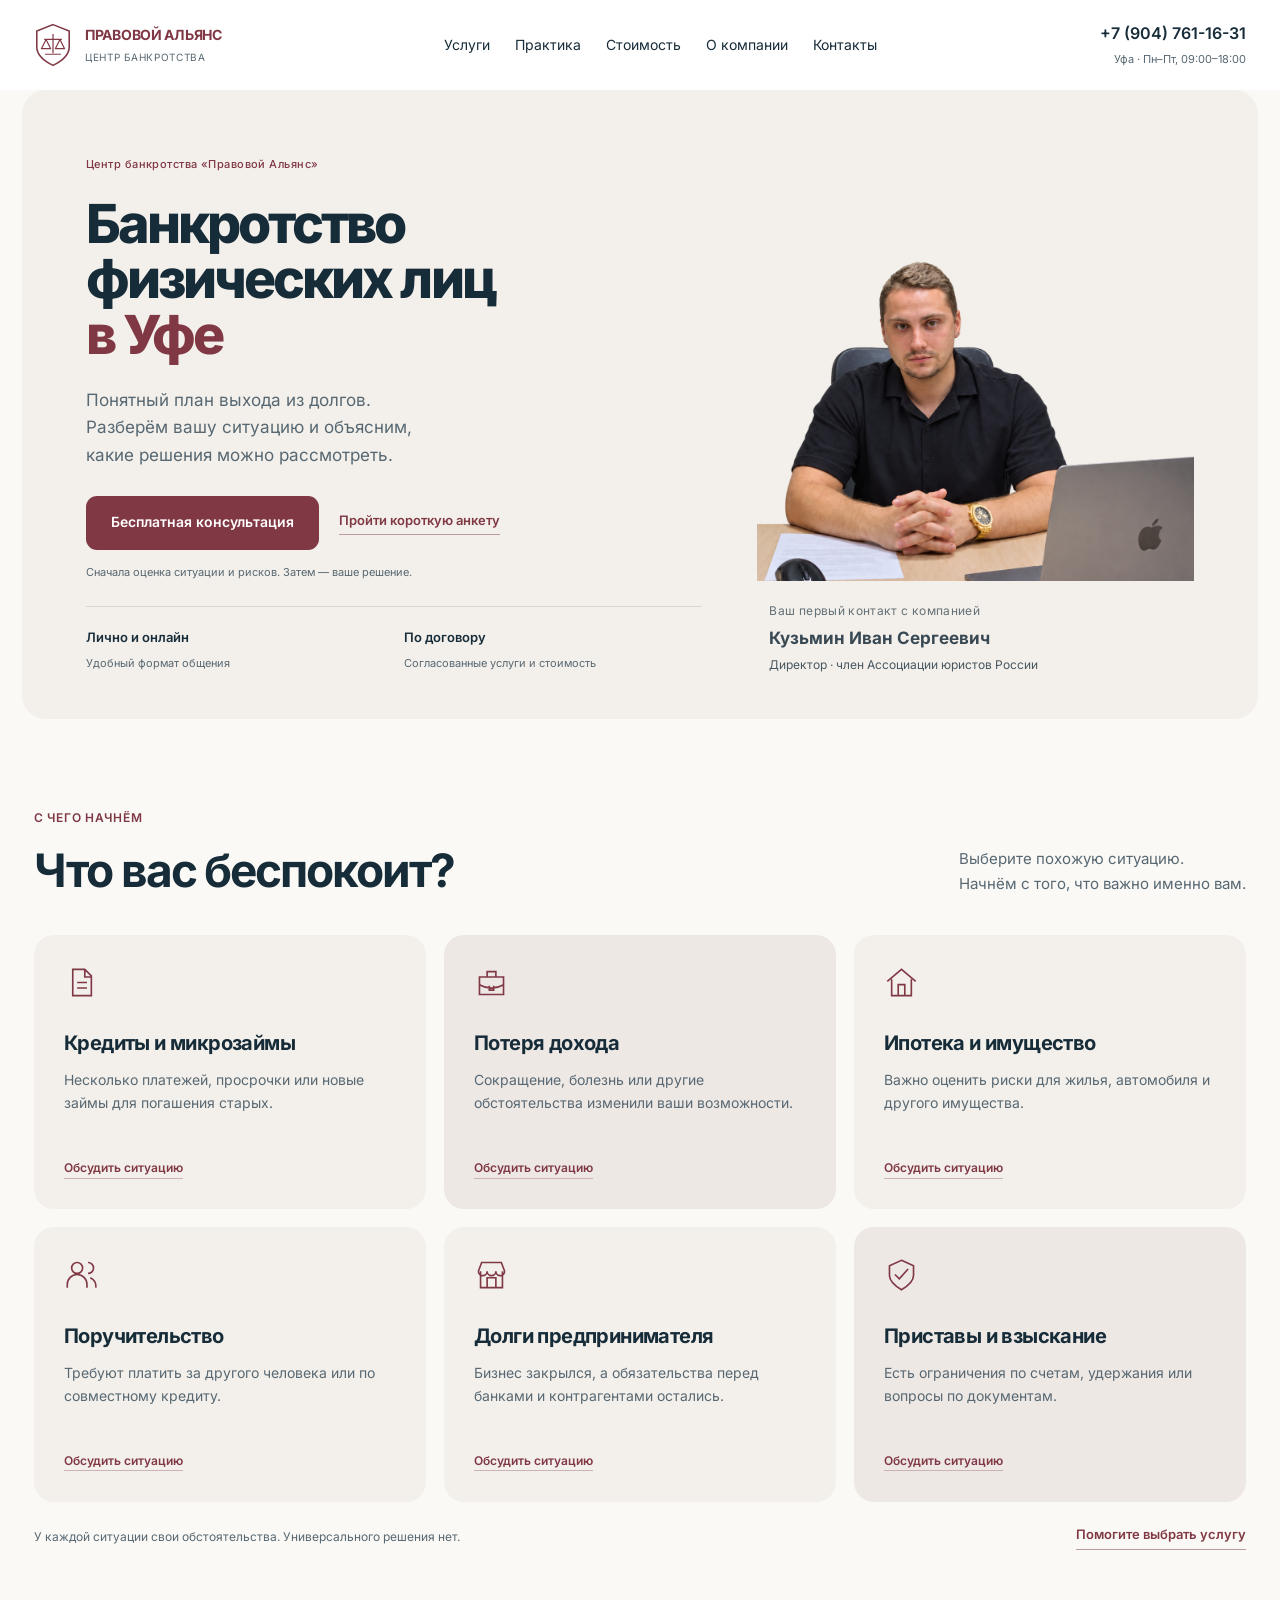
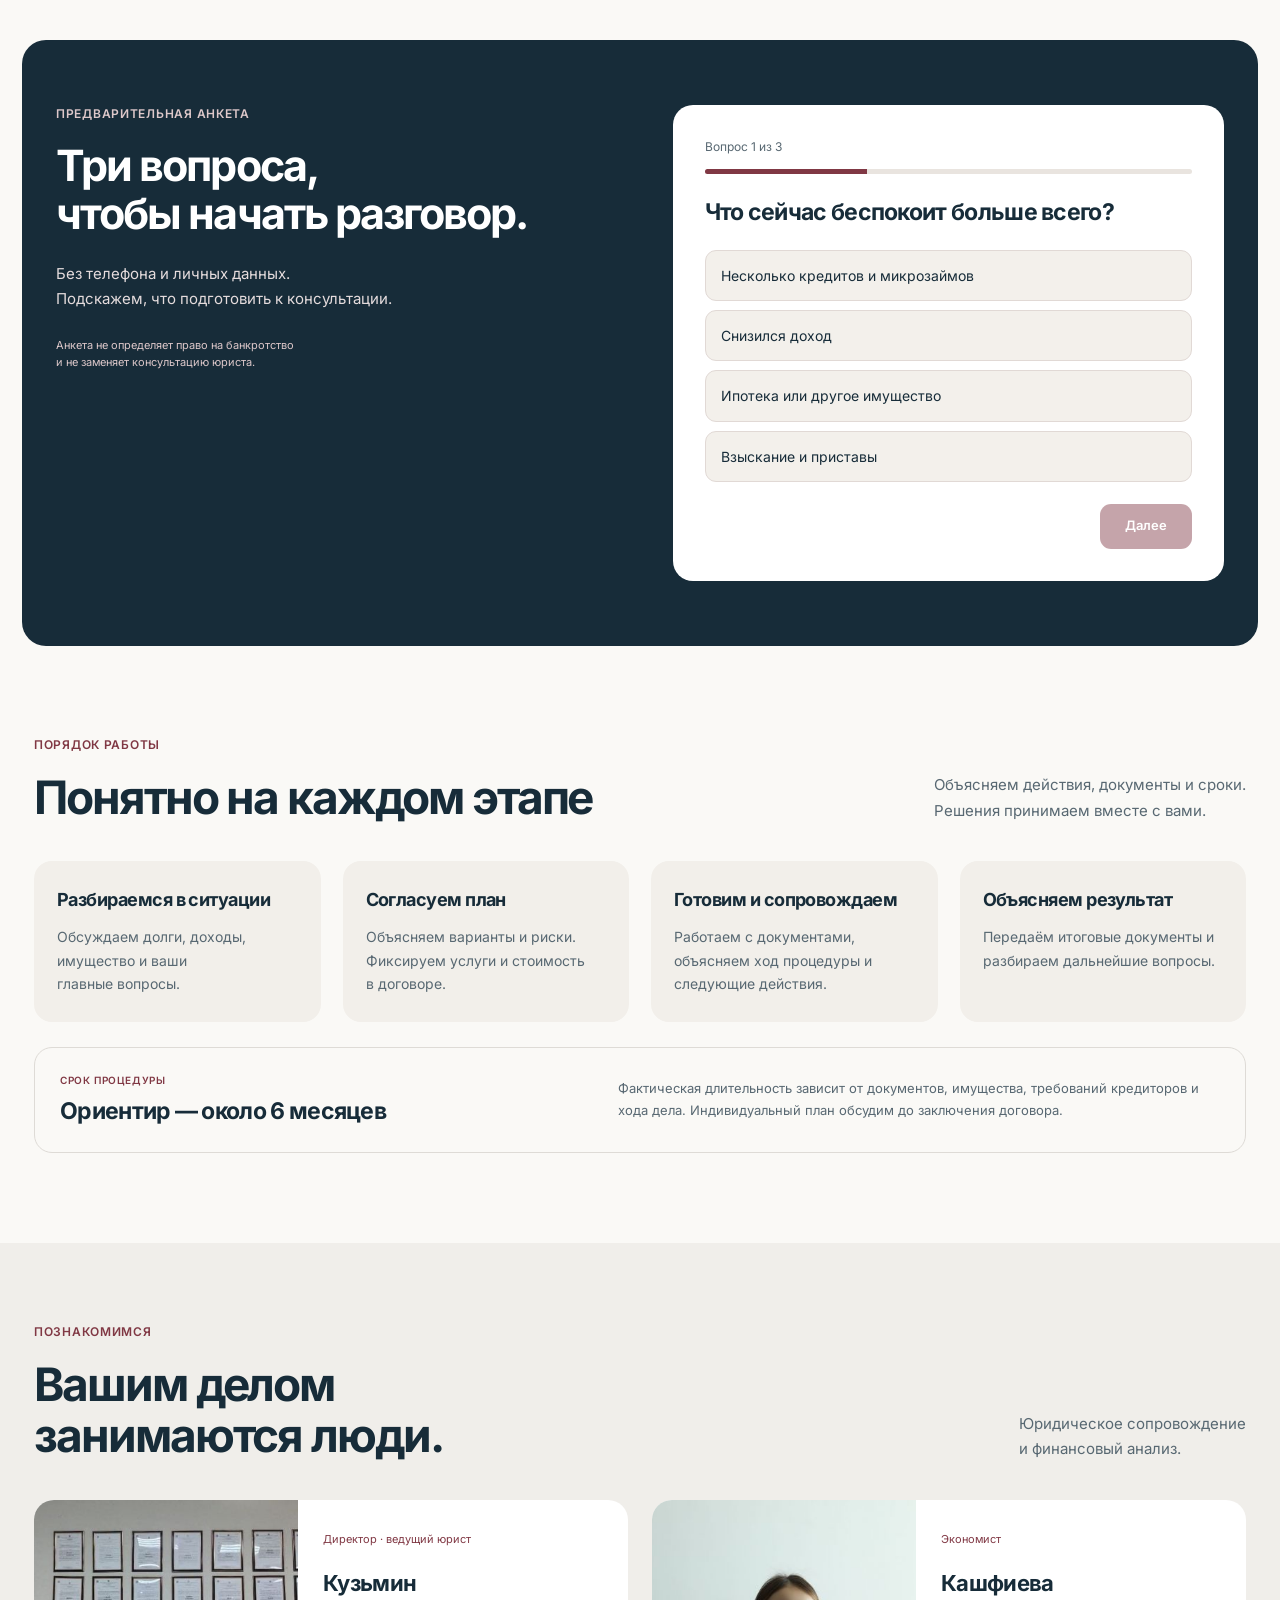
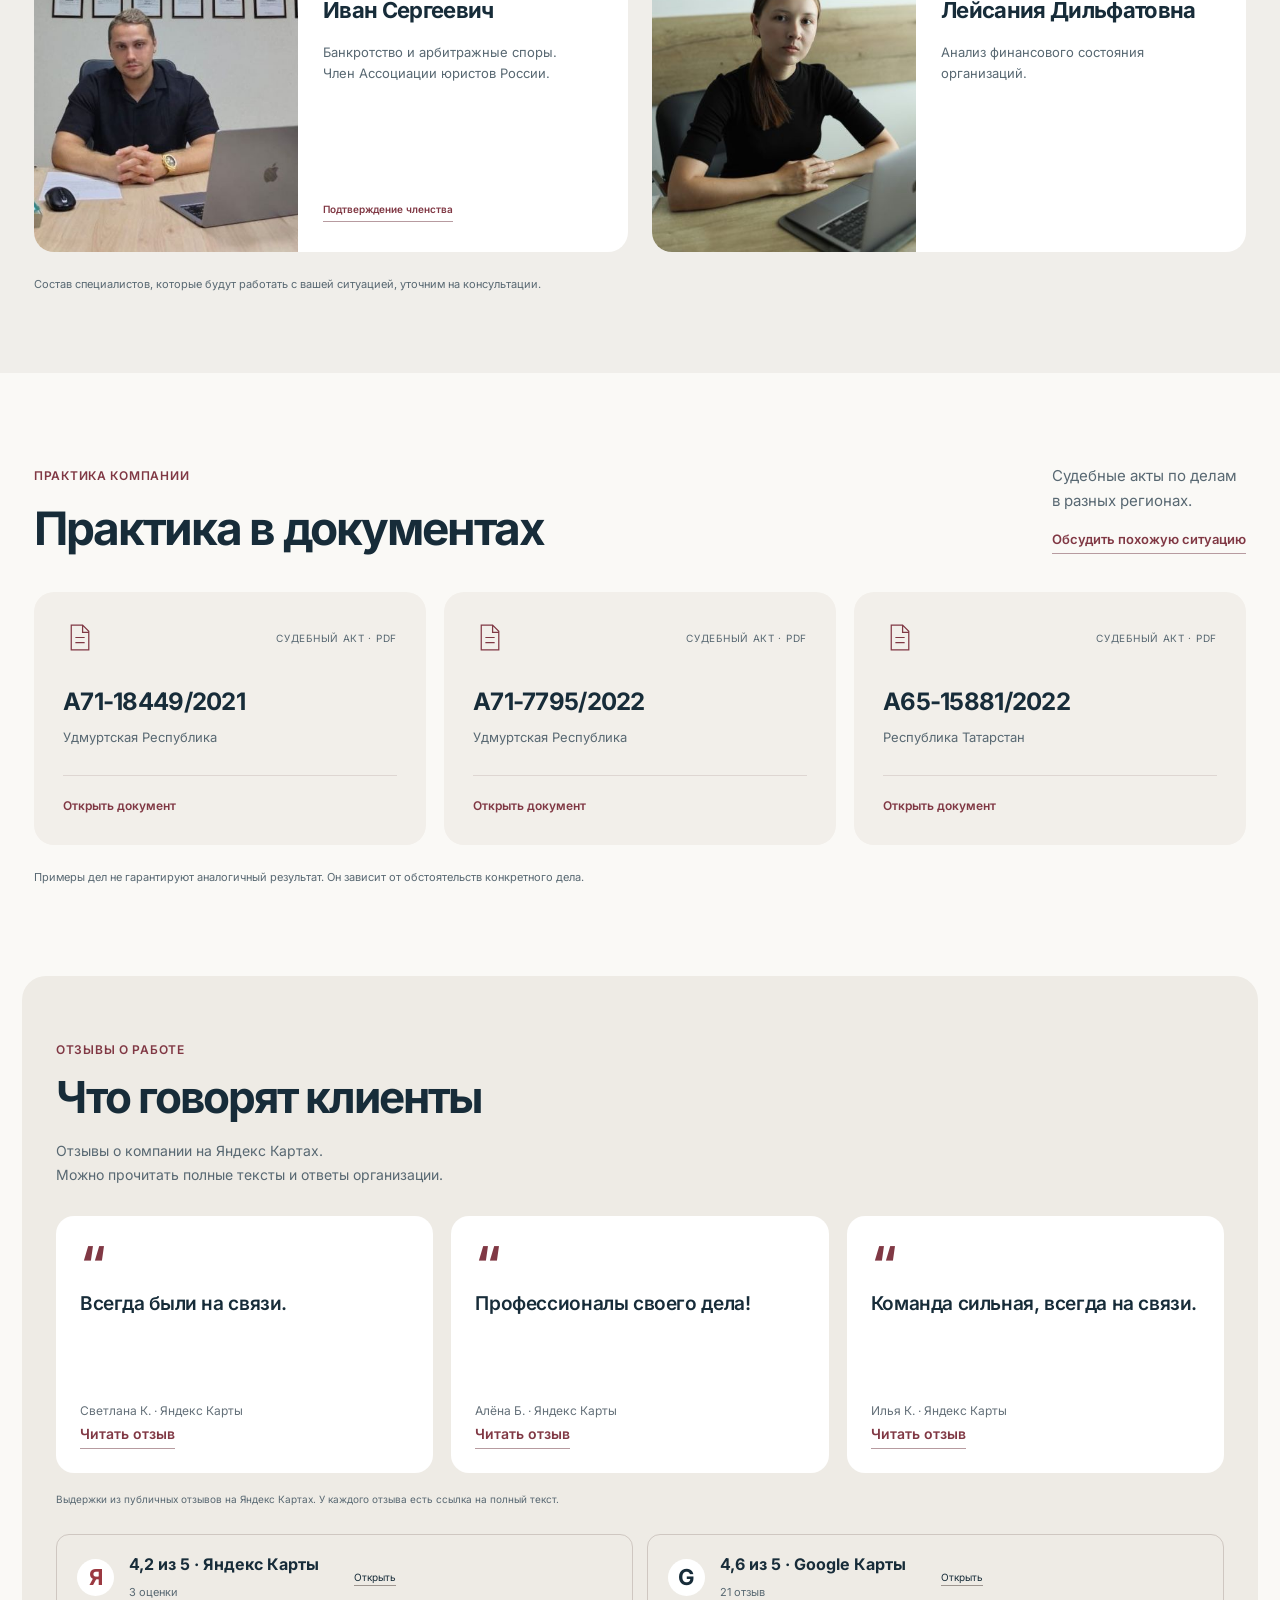
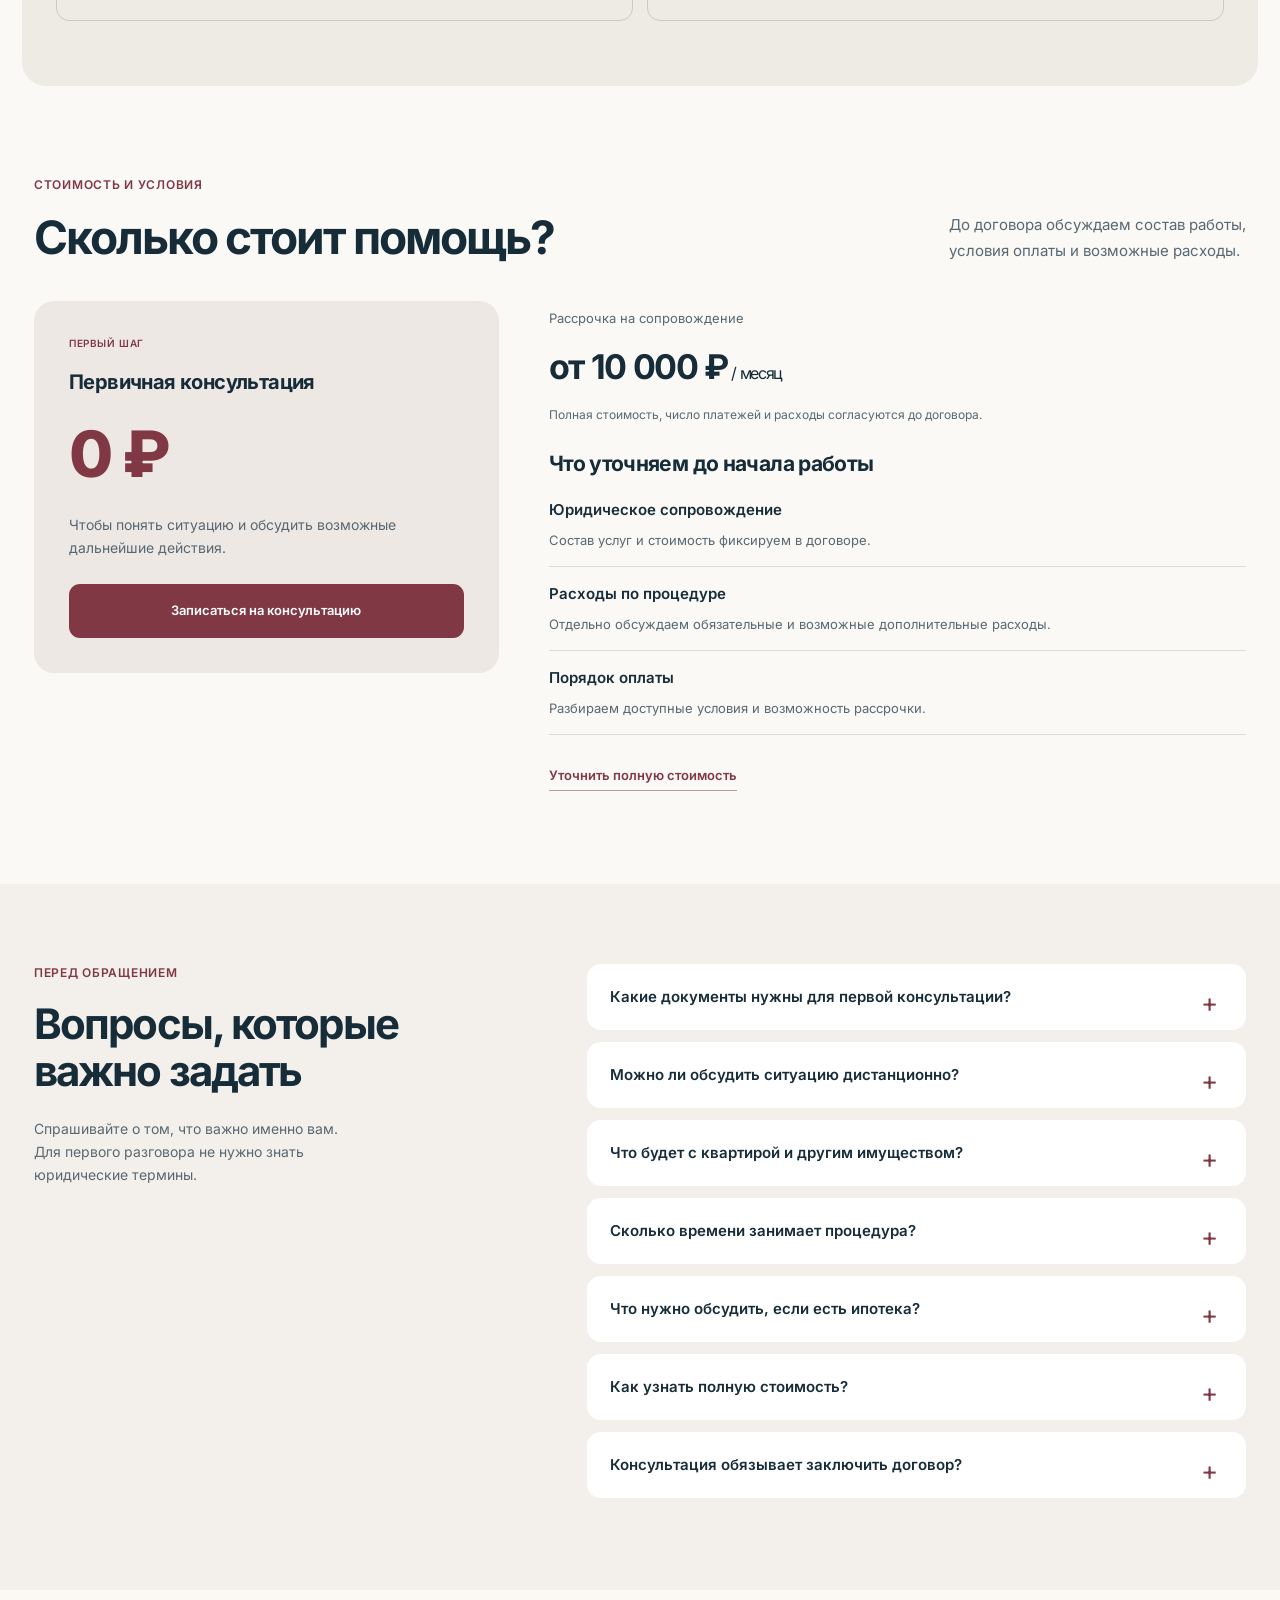
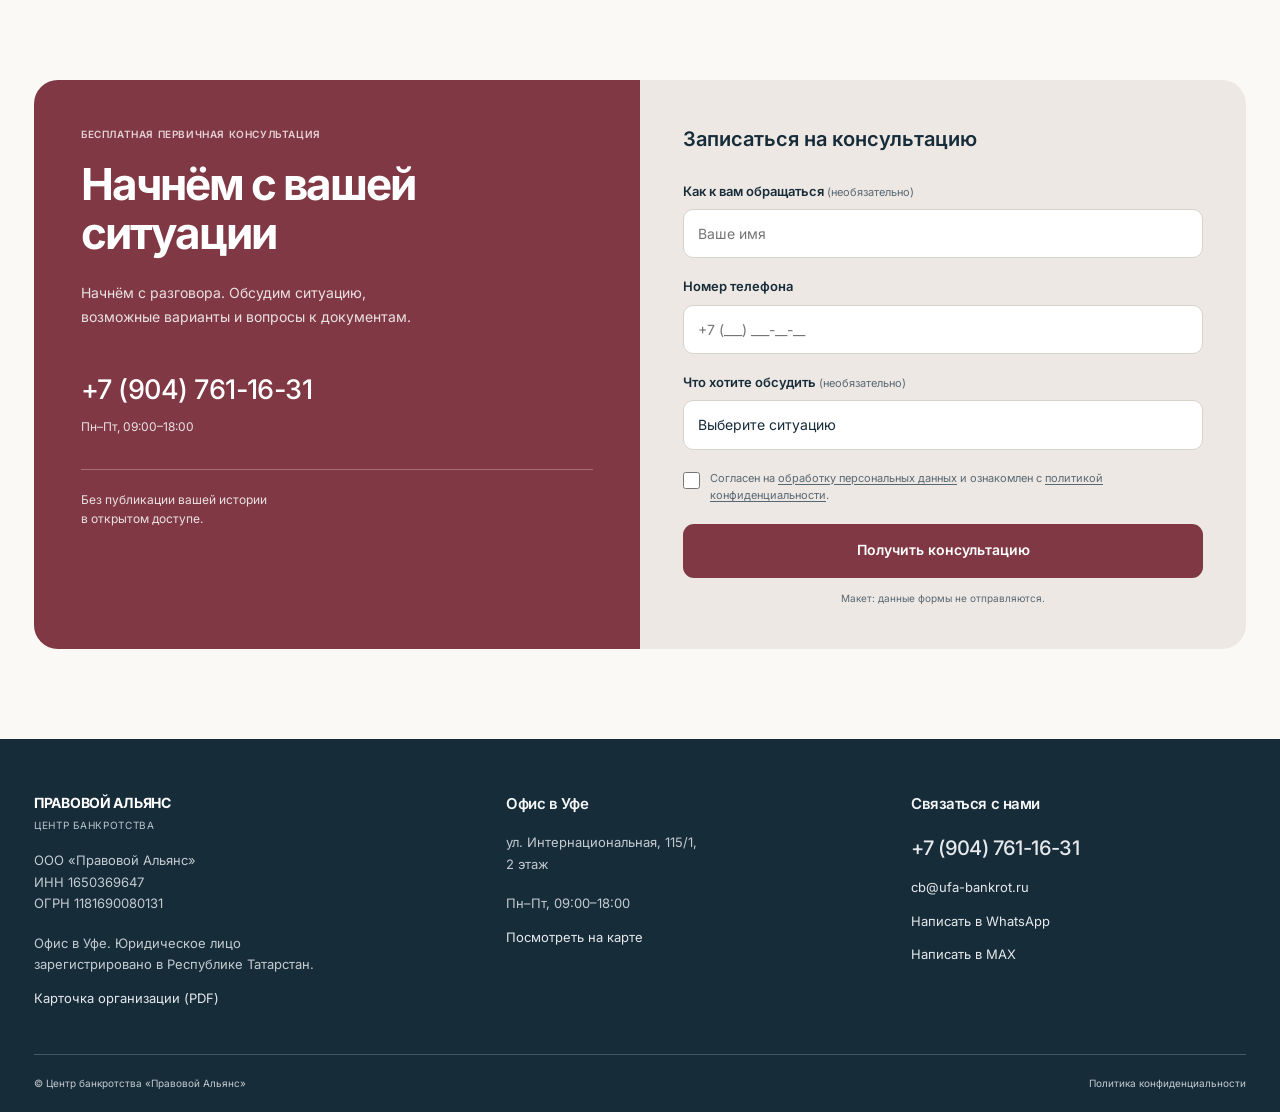
<file: index.html>
<!doctype html>
<html lang="ru">
<head>
<meta charset="utf-8"><meta name="viewport" content="width=device-width,initial-scale=1">
<meta name="robots" content="noindex,nofollow"><meta name="theme-color" content="#172c39">
<title>Правовой Альянс — банкротство физических лиц в Уфе</title>
<meta name="description" content="Концепция главной страницы Центра банкротства «Правовой Альянс». Бесплатная первичная консультация в Уфе и дистанционно.">
<link rel="stylesheet" href="fonts.css"><link rel="stylesheet" href="styles.css?v=6">
</head>
<body>

<header class="header"><div class="wrap header-inner">
<a class="brand" href="#top" aria-label="Правовой Альянс — на главную"><svg width="41" height="48" viewBox="0 0 41 48" fill="none" aria-hidden="true"><path d="M20.5 2 38 9v17c0 9-9 16-17.5 20C12 42 3 35 3 26V9L20.5 2Z" stroke="currentColor" stroke-width="1.7"/><path d="M12 34h17M20.5 12v21M11 18h19M13 18 8 28h10l-5-10Zm15 0-5 10h10l-5-10Z" stroke="currentColor" stroke-width="1.3" stroke-linejoin="round"/></svg><span>ПРАВОВОЙ АЛЬЯНС<small>Центр банкротства</small></span></a>
<nav class="desktop-nav" aria-label="Основная навигация"><a href="#situations">Услуги</a><a href="#practice">Практика</a><a href="#price">Стоимость</a><a href="#team">О компании</a><a href="#contact">Контакты</a></nav>
<div class="header-contact"><a class="phone" href="tel:+79047611631">+7 (904) 761-16-31</a><span>Уфа · Пн–Пт, 09:00–18:00</span></div>
<button class="menu-toggle" id="menu-toggle" aria-label="Открыть меню" aria-expanded="false" aria-controls="mobile-nav"><span></span><span></span></button>
</div><nav id="mobile-nav" hidden aria-label="Мобильная навигация"><a href="#situations">Услуги</a><a href="#practice">Практика</a><a href="#price">Стоимость</a><a href="#team">О компании</a><a href="#contact">Контакты</a></nav></header>
<main id="top">
<section class="hero wrap">
<div class="hero-content"><p class="eyebrow"><span class="line"></span>Центр банкротства «Правовой Альянс»</p><h1>Банкротство<br> физических лиц<br> <span>в Уфе</span></h1><p class="hero-sub">Понятный план выхода из долгов.<br> Разберём вашу ситуацию и объясним,<br class="desktop-only"> какие решения можно рассмотреть.</p>
<div class="hero-actions"><a class="button primary" href="#consultation">Бесплатная консультация</a><a class="text-link" href="#quiz">Пройти короткую анкету</a></div><p class="microcopy">Сначала оценка ситуации и рисков. Затем — ваше решение.</p>
<div class="hero-facts"><div><strong>Лично и онлайн</strong><span>Удобный формат общения</span></div><div><strong>По договору</strong><span>Согласованные услуги и стоимость</span></div></div></div>
<div class="hero-visual"><div class="hero-wordmark" aria-hidden="true">ПРАВОВОЙ<br> АЛЬЯНС</div><img src="ivan-hero-cutout.png" alt="Иван Сергеевич Кузьмин, директор Правового Альянса" fetchpriority="high"><div class="visual-caption"><span>Ваш первый контакт с компанией</span><p><strong>Кузьмин Иван Сергеевич</strong><br> Директор · член Ассоциации юристов России</p></div></div></section>
<section class="situations section wrap" id="situations"><div class="section-top"><div><p class="eyebrow">С чего начнём</p><h2>Что вас беспокоит?</h2></div><p class="section-lead">Выберите похожую ситуацию.<br> Начнём с того, что важно именно вам.</p></div>
<div class="situation-grid">
<button class="situation" data-situation="Кредиты и микрозаймы"><svg><use href="#i-doc"/></svg><h3>Кредиты и микрозаймы</h3><p>Несколько платежей, просрочки или новые займы для погашения старых.</p><span>Обсудить ситуацию</span></button>
<button class="situation" data-situation="Потеря дохода"><svg><use href="#i-case"/></svg><h3>Потеря дохода</h3><p>Сокращение, болезнь или другие обстоятельства изменили ваши возможности.</p><span>Обсудить ситуацию</span></button>
<button class="situation" data-situation="Ипотека и имущество"><svg><use href="#i-home"/></svg><h3>Ипотека и имущество</h3><p>Важно оценить риски для жилья, автомобиля и другого имущества.</p><span>Обсудить ситуацию</span></button>
<button class="situation" data-situation="Поручительство"><svg><use href="#i-people"/></svg><h3>Поручительство</h3><p>Требуют платить за другого человека или по совместному кредиту.</p><span>Обсудить ситуацию</span></button>
<button class="situation" data-situation="Долги предпринимателя"><svg><use href="#i-shop"/></svg><h3>Долги предпринимателя</h3><p>Бизнес закрылся, а обязательства перед банками и контрагентами остались.</p><span>Обсудить ситуацию</span></button>
<button class="situation" data-situation="Приставы и взыскание"><svg><use href="#i-shield"/></svg><h3>Приставы и взыскание</h3><p>Есть ограничения по счетам, удержания или вопросы по документам.</p><span>Обсудить ситуацию</span></button>
</div><div class="section-bottom"><p>У каждой ситуации свои обстоятельства. Универсального решения нет.</p><a href="#quiz" class="text-link">Помогите выбрать услугу</a></div></section>
<section class="quiz-section section" id="quiz"><div class="wrap quiz-grid"><div><p class="eyebrow">Предварительная анкета</p><h2>Три вопроса,<br> чтобы начать разговор.</h2><p>Без телефона и личных данных.<br> Подскажем, что подготовить к консультации.</p><span class="quiz-disclaimer">Анкета не определяет право на банкротство<br> и не заменяет консультацию юриста.</span></div><div class="quiz-card"><div class="quiz-progress" aria-label="Ход анкеты"><span class="quiz-step-text">Вопрос 1 из 3</span><div><i></i></div></div><h3 id="quiz-question" aria-live="polite"></h3><div id="quiz-options"></div><div class="quiz-controls"><button id="quiz-back" type="button" class="button secondary" hidden>Назад</button><button id="quiz-next" type="button" class="button primary">Далее</button></div><div id="quiz-result" hidden><h3>Вот с чего можно начать</h3><p id="quiz-summary"></p><ul id="quiz-checklist"></ul><a class="button primary" href="#consultation">Обсудить с юристом</a><button class="quiz-restart" type="button">Пройти заново</button></div></div></div></section><section class="consult-strip"><div class="wrap strip-inner"><div><p class="eyebrow">Первая консультация — бесплатно</p><h2>Разберём вашу ситуацию.<br> Обсудим возможные решения.</h2></div><div class="strip-details"><ul class="check-list"><li>Какие варианты стоит рассмотреть</li><li>Какие обстоятельства влияют на риски</li><li>Какие документы подготовить</li><li>Как складывается стоимость работы</li></ul><a href="#consultation" class="button light">Обсудить мою ситуацию</a></div></div></section>
<section class="section wrap process" id="process"><div class="section-top"><div><p class="eyebrow">Порядок работы</p><h2>Понятно на каждом этапе</h2></div><p class="section-lead">Объясняем действия, документы и сроки.<br> Решения принимаем вместе с вами.</p></div><div class="steps"><article><span class="step-dot"></span><h3>Разбираемся в ситуации</h3><p>Обсуждаем долги, доходы, имущество и ваши главные вопросы.</p></article><article><span class="step-dot"></span><h3>Согласуем план</h3><p>Объясняем варианты и риски. Фиксируем услуги и стоимость в договоре.</p></article><article><span class="step-dot"></span><h3>Готовим и сопровождаем</h3><p>Работаем с документами, объясняем ход процедуры и следующие действия.</p></article><article><span class="step-dot"></span><h3>Объясняем результат</h3><p>Передаём итоговые документы и разбираем дальнейшие вопросы.</p></article></div><div class="time-card"><div><span class="eyebrow">Срок процедуры</span><h3>Ориентир — около 6 месяцев</h3></div><p>Фактическая длительность зависит от документов, имущества, требований кредиторов и хода дела. Индивидуальный план обсудим до заключения договора.</p></div></section>
<section class="team-section" id="team"><div class="wrap"><div class="section-top"><div><p class="eyebrow">Познакомимся</p><h2>Вашим делом<br> занимаются люди.</h2></div><p class="section-lead">Юридическое сопровождение<br> и финансовый анализ.</p></div><div class="people-grid"><article class="person-card"><img src="ivan.jpeg" alt="Кузьмин Иван Сергеевич" loading="lazy"><div><span>Директор · ведущий юрист</span><h3>Кузьмин<br> Иван Сергеевич</h3><p>Банкротство и арбитражные споры.<br> Член Ассоциации юристов России.</p><a class="text-link" href="https://alrf16.ru/vruchenie-udostovereniya-chlena-ayur-5/" target="_blank" rel="noopener">Подтверждение членства</a></div></article><article class="person-card"><img src="leysania.jpg" alt="Кашфиева Лейсания Дильфатовна" loading="lazy"><div><span>Экономист</span><h3>Кашфиева<br> Лейсания Дильфатовна</h3><p>Анализ финансового состояния<br> организаций.</p></div></article></div><p class="section-footnote">Состав специалистов, которые будут работать с вашей ситуацией, уточним на консультации.</p></div></section>
<section class="section wrap practice" id="practice"><div class="section-top"><div><p class="eyebrow">Практика компании</p><h2>Практика в документах</h2></div><div><p class="section-lead">Судебные акты по делам<br> в разных регионах.</p><a class="text-link" href="#consultation">Обсудить похожую ситуацию</a></div></div><div class="case-grid">
<a class="case" href="A71-18449-2021.pdf" target="_blank" rel="noopener"><div class="doc-head"><svg><use href="#i-doc"/></svg><span>Судебный акт · PDF</span></div><h3>А71-18449/2021</h3><p>Удмуртская Республика</p><span class="case-link">Открыть документ</span></a>
<a class="case" href="A71-7795-2022.pdf" target="_blank" rel="noopener"><div class="doc-head"><svg><use href="#i-doc"/></svg><span>Судебный акт · PDF</span></div><h3>А71-7795/2022</h3><p>Удмуртская Республика</p><span class="case-link">Открыть документ</span></a>
<a class="case" href="A65-15881-2022.pdf" target="_blank" rel="noopener"><div class="doc-head"><svg><use href="#i-doc"/></svg><span>Судебный акт · PDF</span></div><h3>А65-15881/2022</h3><p>Республика Татарстан</p><span class="case-link">Открыть документ</span></a></div><p class="section-footnote">Примеры дел не гарантируют аналогичный результат. Он зависит от обстоятельств конкретного дела.</p></section>
<section class="reviews-section" id="reviews"><div class="wrap review-grid"><div><p class="eyebrow">Отзывы о работе</p><h2>Что говорят клиенты</h2><p>Отзывы о компании на Яндекс Картах.<br> Можно прочитать полные тексты и ответы организации.</p></div><div class="review-excerpts"><article><span class="quote-mark">“</span><blockquote>Всегда были на связи.</blockquote><p>Светлана К. · Яндекс Карты</p><a class="text-link review-source" href="https://yandex.com.ge/maps/org/243749210265/reviews?reviews%5BpublicId%5D=xudrmp04kevemx0e9jx2cjfwvg&amp;utm_source=review" target="_blank" rel="noopener" aria-label="Читать полный отзыв: Светлана К.">Читать отзыв</a></article><article><span class="quote-mark">“</span><blockquote>Профессионалы своего дела!</blockquote><p>Алёна Б. · Яндекс Карты</p><a class="text-link review-source" href="https://yandex.com.ge/maps/org/243749210265/reviews?reviews%5BpublicId%5D=649eyd5jb0n09py1egmyrx7hmc&amp;utm_source=review" target="_blank" rel="noopener" aria-label="Читать полный отзыв: Алёна Б.">Читать отзыв</a></article><article><span class="quote-mark">“</span><blockquote>Команда сильная, всегда на связи.</blockquote><p>Илья К. · Яндекс Карты</p><a class="text-link review-source" href="https://yandex.com.ge/maps/org/243749210265/reviews?reviews%5BpublicId%5D=hng1hm1mugz5e9rcgwqc24f4zw&amp;utm_source=review" target="_blank" rel="noopener" aria-label="Читать полный отзыв: Илья К.">Читать отзыв</a></article><small>Выдержки из публичных отзывов на Яндекс Картах. У каждого отзыва есть ссылка на полный текст.</small></div><div class="review-links"><a href="https://yandex.ru/maps/org/tsentr_bankrotstva/243749210265/reviews/" target="_blank" rel="noopener"><span class="review-icon ya">Я</span><div><strong>4,2 из 5 · Яндекс Карты</strong><small>3 оценки</small></div><span class="external-label">Открыть</span></a><a href="https://www.google.com/maps/place/%E2%9C%94%D0%91%D0%90%D0%9D%D0%9A%D0%A0%D0%9E%D0%A2%D0%A1%D0%A2%D0%92%D0%9E+%D0%A4%D0%98%D0%97%D0%98%D0%A7%D0%95%D0%A1%D0%9A%D0%98%D0%A5+%D0%9B%D0%98%D0%A6%7C%D0%A6%D0%B5%D0%BD%D1%82%D1%80+%D0%91%D0%B0%D0%BD%D0%BA%D1%80%D0%BE%D1%82%D1%81%D1%82%D0%B2%D0%B0/@54.7390733,55.9616724,926m/data=!3m1!1e3!4m6!3m5!1s0x43c16f59ecb9085b:0xac8a3d1f1ca92d43!8m2!3d54.8078779!4d56.1004873!16s%2Fg%2F11yhrl5j8z?entry=ttu&amp;g_ep=EgoyMDI2MDkxNS4wIKXMDSoASAFQAw%3D%3D" target="_blank" rel="noopener"><span class="review-icon">G</span><div><strong>4,6 из 5 · Google Карты</strong><small>21 отзыв</small></div><span class="external-label">Открыть</span></a></div></div></section>
<section class="section wrap price-section" id="price"><div class="section-top"><div><p class="eyebrow">Стоимость и условия</p><h2>Сколько стоит помощь?</h2></div><p class="section-lead">До договора обсуждаем состав работы,<br> условия оплаты и возможные расходы.</p></div><div class="price-grid"><div class="price-card"><span class="eyebrow">Первый шаг</span><h3>Первичная консультация</h3><div class="price-value">0 ₽</div><p>Чтобы понять ситуацию и обсудить возможные дальнейшие действия.</p><a href="#consultation" class="button primary">Записаться на консультацию</a></div><div class="price-explanation"><div class="monthly-price"><span>Рассрочка на сопровождение</span><strong>от 10 000 ₽<small> / месяц</small></strong><p>Полная стоимость, число платежей и расходы согласуются до договора.</p></div><h3>Что уточняем до начала работы</h3><dl><div><dt>Юридическое сопровождение</dt><dd>Состав услуг и стоимость фиксируем в договоре.</dd></div><div><dt>Расходы по процедуре</dt><dd>Отдельно обсуждаем обязательные и возможные дополнительные расходы.</dd></div><div><dt>Порядок оплаты</dt><dd>Разбираем доступные условия и возможность рассрочки.</dd></div></dl><a class="text-link" href="#consultation">Уточнить полную стоимость</a></div></div></section>
<section class="faq-section"><div class="wrap faq-grid"><div><p class="eyebrow">Перед обращением</p><h2>Вопросы, которые<br> важно задать</h2><p>Спрашивайте о том, что важно именно вам.<br> Для первого разговора не нужно знать<br> юридические термины.</p></div><div class="faq-list"><details><summary>Какие документы нужны для первой консультации?</summary><p>Можно начать с описания ситуации: какие есть долги, доходы и имущество. На консультации уточним, какие сведения и документы понадобятся дальше.</p></details><details><summary>Можно ли обсудить ситуацию дистанционно?</summary><p>Да. Формат первого разговора и дальнейшего обмена документами согласуем отдельно.</p></details><details><summary>Что будет с квартирой и другим имуществом?</summary><p>Это один из вопросов для индивидуального разбора. Сообщите об ипотеке, имуществе и недавних сделках: без этих сведений нельзя оценить вашу ситуацию.</p></details><details><summary>Сколько времени занимает процедура?</summary><p>Ориентир — около шести месяцев. Срок может меняться в зависимости от обстоятельств дела. До начала работы обсудим этапы и возможные причины задержек.</p></details><details><summary>Что нужно обсудить, если есть ипотека?</summary><p>Условия ипотечного договора, платежи, задолженность и другие обязательства. Возможные варианты оцениваются индивидуально: сохранение жилья нельзя обещать без изучения документов.</p></details><details><summary>Как узнать полную стоимость?</summary><p>Обсудим состав услуг и расходы применительно к вашей ситуации. Перед подписанием договора важно уточнить общую стоимость, порядок оплаты и что входит в сопровождение.</p></details><details><summary>Консультация обязывает заключить договор?</summary><p>На первом разговоре вы знакомитесь со специалистом и получаете информацию. Решение о дальнейшем сотрудничестве принимаете после обсуждения условий.</p></details></div></div></section>
<section class="consultation section wrap" id="consultation"><div class="consult-card"><div class="consult-copy"><p class="eyebrow">Бесплатная первичная консультация</p><h2>Начнём с вашей<br> ситуации</h2><p>Начнём с разговора. Обсудим ситуацию,<br> возможные варианты и вопросы к документам.</p><a class="consult-phone" href="tel:+79047611631">+7 (904) 761-16-31</a><span class="office-hours">Пн–Пт, 09:00–18:00</span><div class="consult-small">Без публикации вашей истории<br> в открытом доступе.</div></div><form id="consult-form" novalidate><p class="form-title">Записаться на консультацию</p><label for="name">Как к вам обращаться <span>(необязательно)</span></label><input id="name" name="name" autocomplete="given-name" placeholder="Ваше имя" maxlength="60"><label for="phone">Номер телефона</label><input id="phone" name="phone" type="tel" inputmode="tel" autocomplete="tel" placeholder="+7 (___) ___-__-__" required aria-describedby="phone-error"><p id="phone-error" class="field-error" hidden>Укажите номер телефона: от 10 до 15 цифр.</p><label for="situation">Что хотите обсудить <span>(необязательно)</span></label><select id="situation" name="situation"><option value="">Выберите ситуацию</option><option>Кредиты и микрозаймы</option><option>Потеря дохода</option><option>Ипотека и имущество</option><option>Поручительство</option><option>Долги предпринимателя</option><option>Приставы и взыскание</option><option>Другой вопрос</option></select><label class="consent"><input id="consent" type="checkbox" required><span>Согласен на <a href="soglasie-na-obrabotku-personalnyh-dannyh-1.pdf" target="_blank" rel="noopener">обработку персональных данных</a> и ознакомлен с <a href="politika-1.pdf" target="_blank" rel="noopener">политикой конфиденциальности</a>.</span></label><p id="consent-error" class="field-error" hidden>Для записи необходимо ваше согласие.</p><button type="submit" class="button primary">Получить консультацию</button><p class="form-note">Макет: данные формы не отправляются.</p><div class="form-result" id="form-result" role="status" hidden></div></form></div></section>
</main>
<footer id="contact"><div class="wrap"><div class="footer-top"><div><a class="brand" href="#top"><span>ПРАВОВОЙ АЛЬЯНС<small>Центр банкротства</small></span></a><p>ООО «Правовой Альянс»<br> ИНН 1650369647<br> ОГРН 1181690080131</p><p class="registration-note">Офис в Уфе. Юридическое лицо зарегистрировано в Республике Татарстан.</p><a href="organization-card.pdf" download>Карточка организации (PDF)</a></div><div><h3>Офис в Уфе</h3><p>ул. Интернациональная, 115/1,<br> 2 этаж</p><p>Пн–Пт, 09:00–18:00</p><a href="https://yandex.ru/maps/?text=%D0%A3%D1%84%D0%B0%2C%20%D0%98%D0%BD%D1%82%D0%B5%D1%80%D0%BD%D0%B0%D1%86%D0%B8%D0%BE%D0%BD%D0%B0%D0%BB%D1%8C%D0%BD%D0%B0%D1%8F%20%D1%83%D0%BB%D0%B8%D1%86%D0%B0%2C%20115/1" target="_blank" rel="noopener">Посмотреть на карте</a></div><div><h3>Связаться с нами</h3><a class="footer-phone" href="tel:+79047611631">+7 (904) 761-16-31</a><a href="mailto:cb@ufa-bankrot.ru">cb@ufa-bankrot.ru</a><a href="https://wa.me/79047611631" target="_blank" rel="noopener">Написать в WhatsApp</a><a href="https://max.ru/u/f9LHodD0cOLj_3RrU-ZdIrOv7_N4XX3JvkWIvaywaDRDBXYqWbXvtmwa2tY" target="_blank" rel="noopener">Написать в MAX</a></div></div><div class="footer-bottom"><span>© Центр банкротства «Правовой Альянс»</span><a href="politika-1.pdf" target="_blank" rel="noopener">Политика конфиденциальности</a></div></div></footer>
<div class="mobile-cta"><a href="tel:+79047611631">Позвонить</a><a href="#consultation">Бесплатная консультация</a></div>

<svg class="svg-library" xmlns="http://www.w3.org/2000/svg"><symbol id="i-doc" viewBox="0 0 32 32"><path d="M8 4h11l6 6v18H8V4Zm11 0v7h6M12 16h9M12 21h9"/></symbol><symbol id="i-case" viewBox="0 0 32 32"><path d="M5 11h22v16H5V11Zm7 0V6h8v5M5 18c7 4 15 4 22 0M14 19v4h4v-4"/></symbol><symbol id="i-home" viewBox="0 0 32 32"><path d="m3 15 13-11 13 11M7 13v15h18V13M13 28V18h6v10"/></symbol><symbol id="i-people" viewBox="0 0 32 32"><circle cx="12" cy="10" r="5"/><path d="M3 28v-3a9 9 0 0 1 18 0v3M22 5a5 5 0 0 1 0 10M24 19a8 8 0 0 1 5 9"/></symbol><symbol id="i-shop" viewBox="0 0 32 32"><path d="M6 13v15h20V13M4 13l3-8h18l3 8M4 13a4 4 0 0 0 8 0 4 4 0 0 0 8 0 4 4 0 0 0 8 0M12 28v-9h8v9"/></symbol><symbol id="i-shield" viewBox="0 0 32 32"><path d="m16 3 11 5v9c0 6-6 10-11 13C11 27 5 23 5 17V8l11-5Z"/><path d="m10 16 4 4 8-9"/></symbol></svg>
<script src="app.js"></script>
</body></html>
</file>
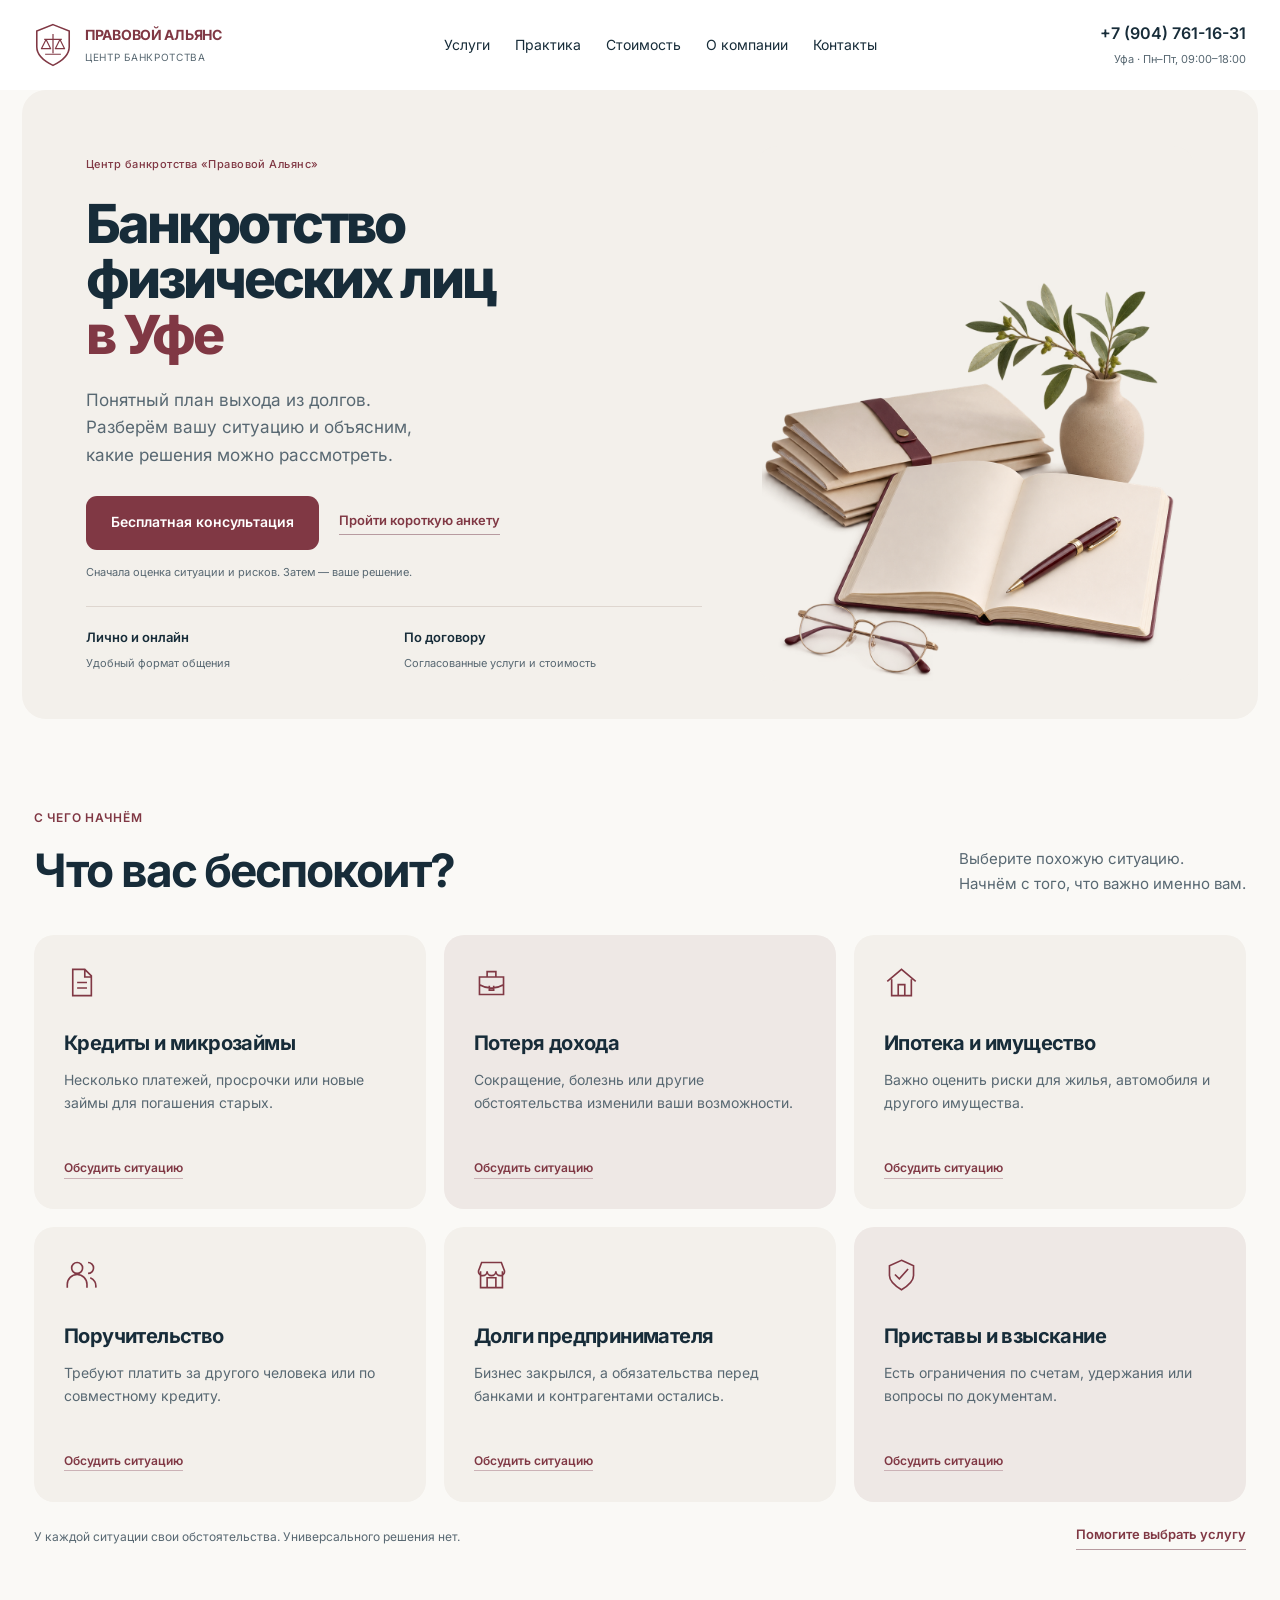
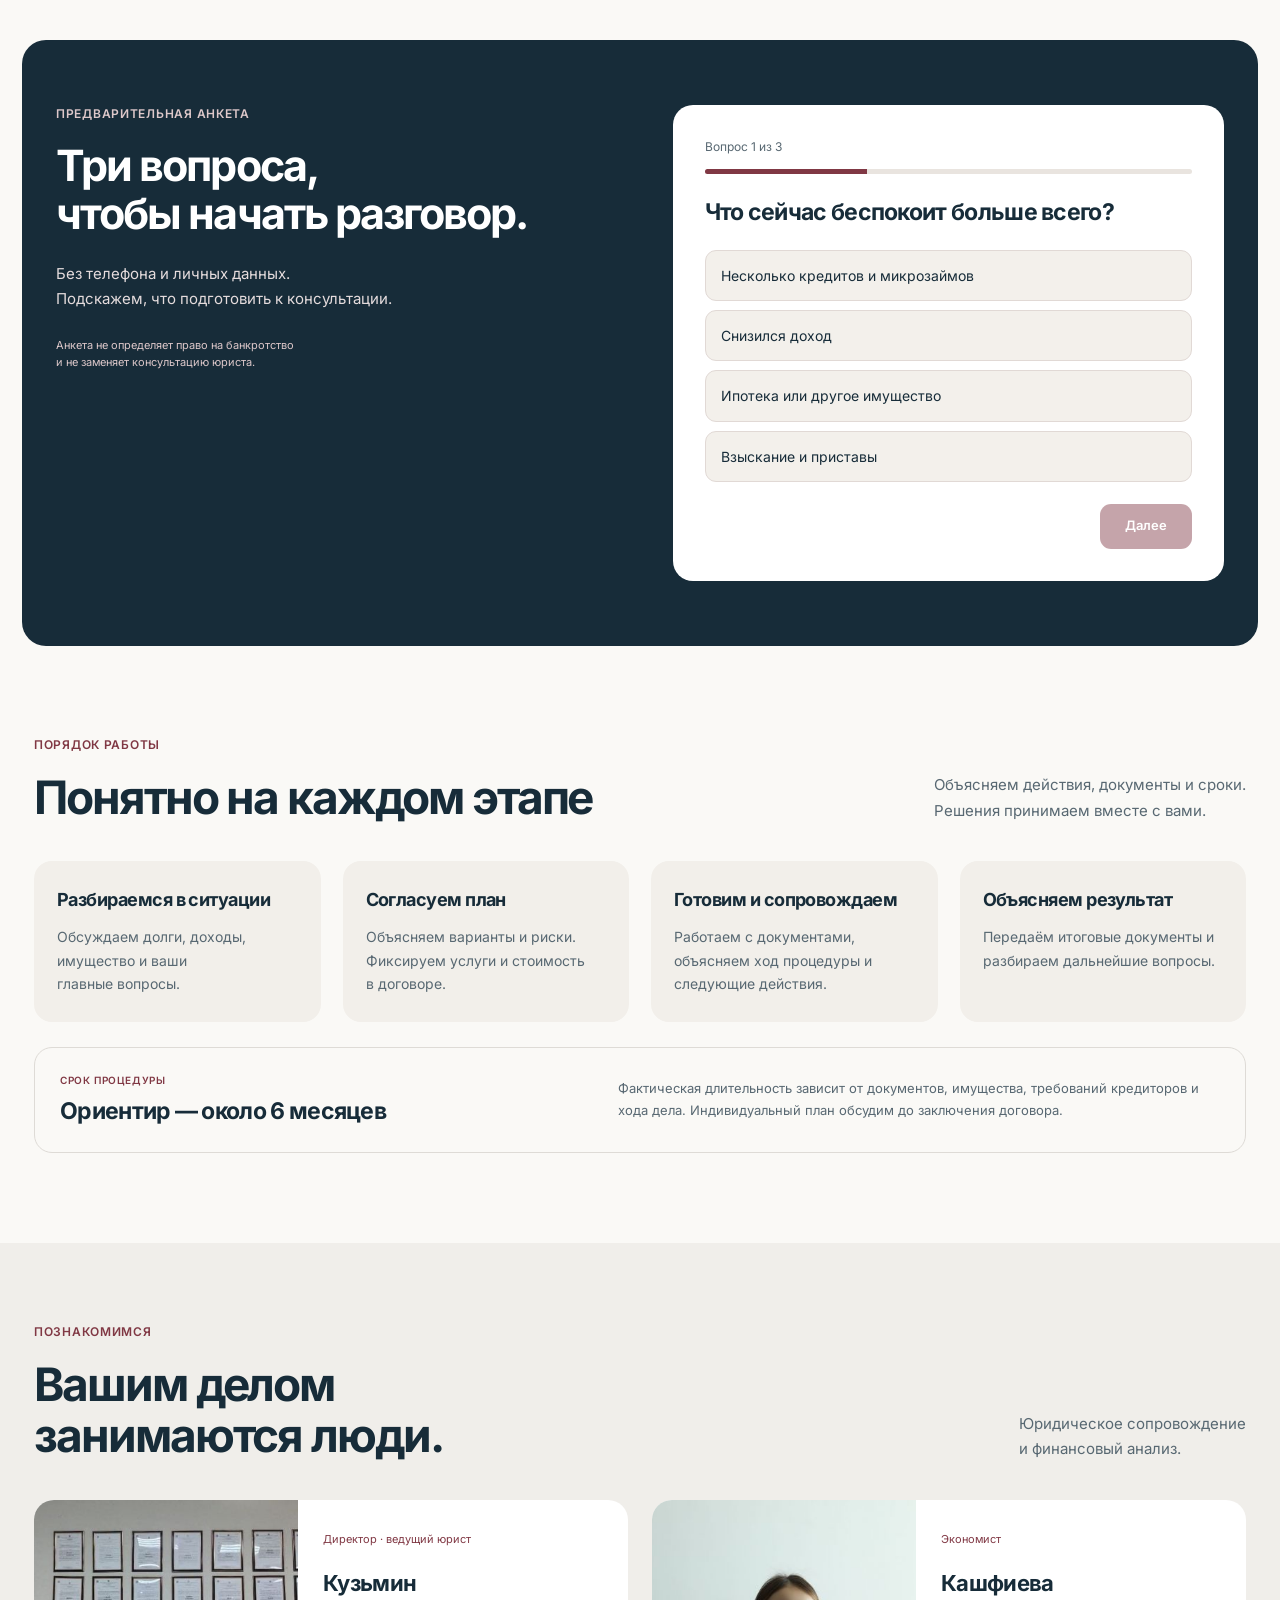
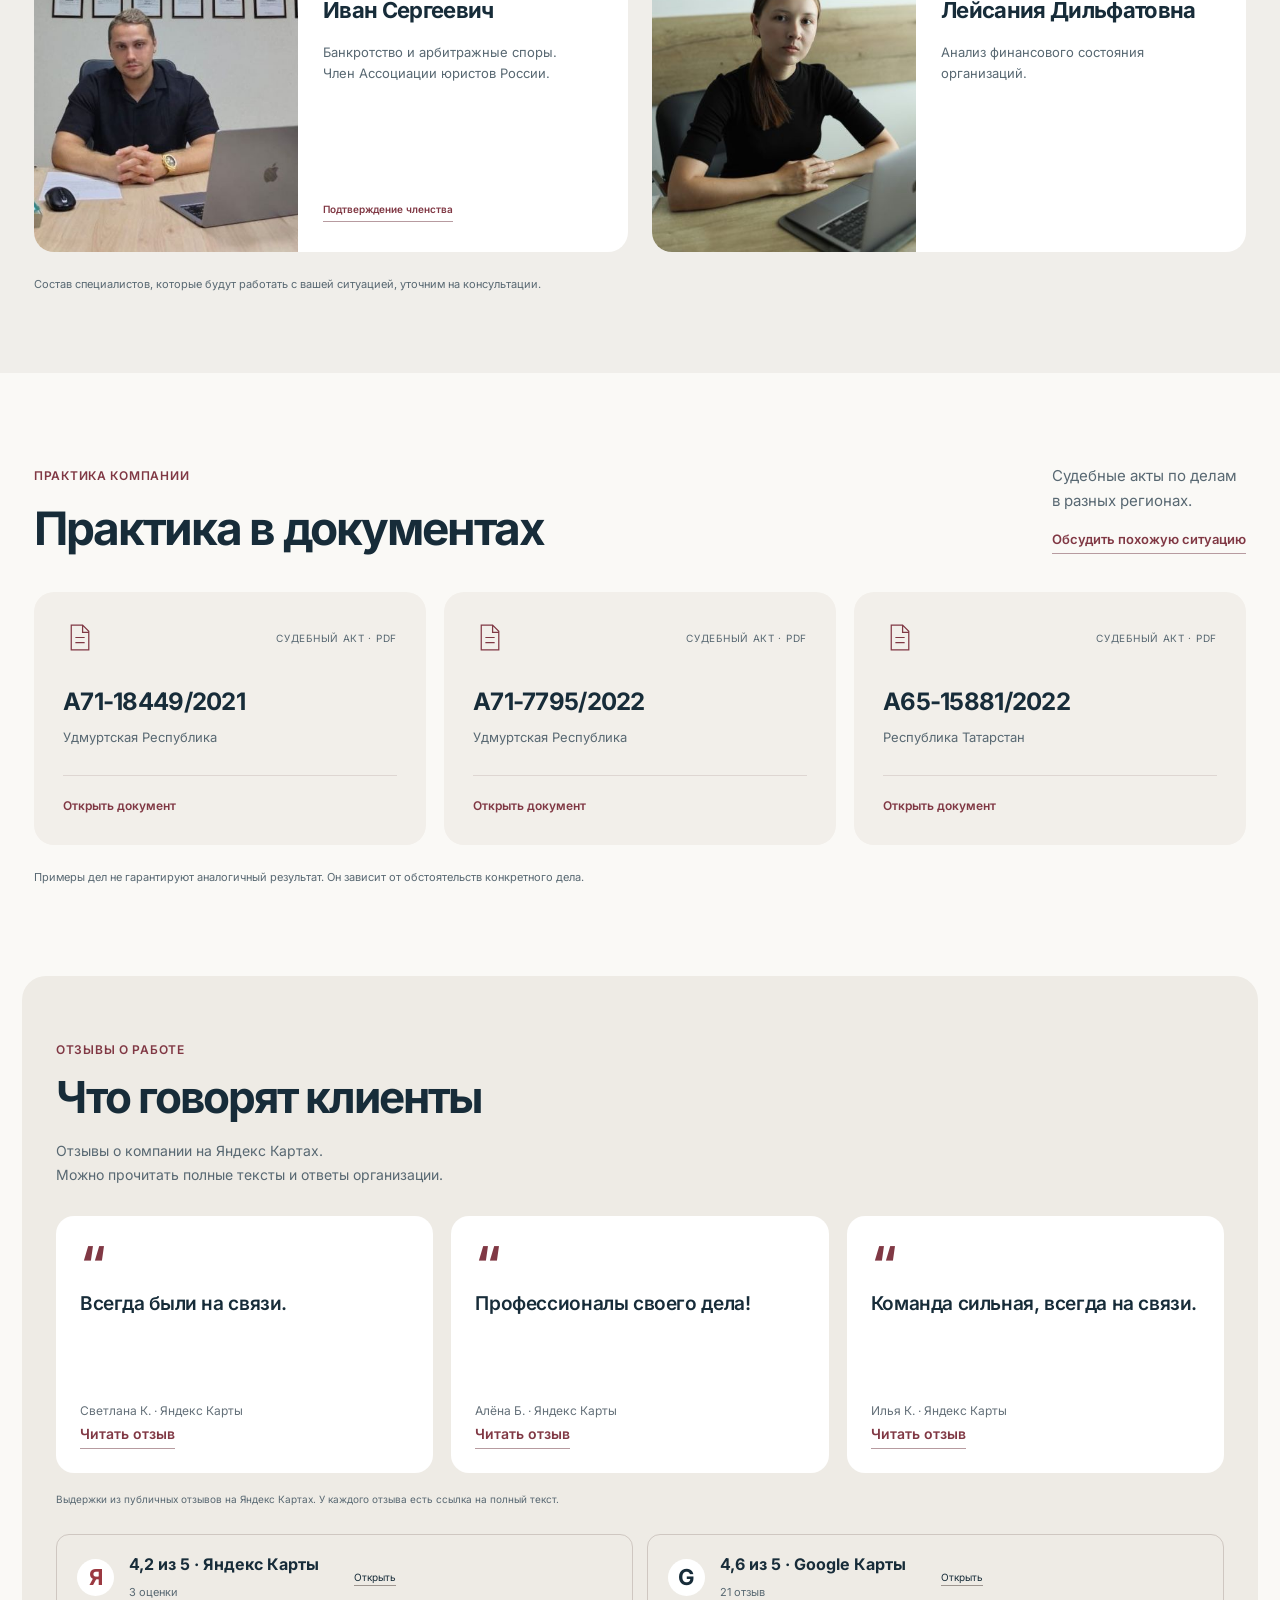
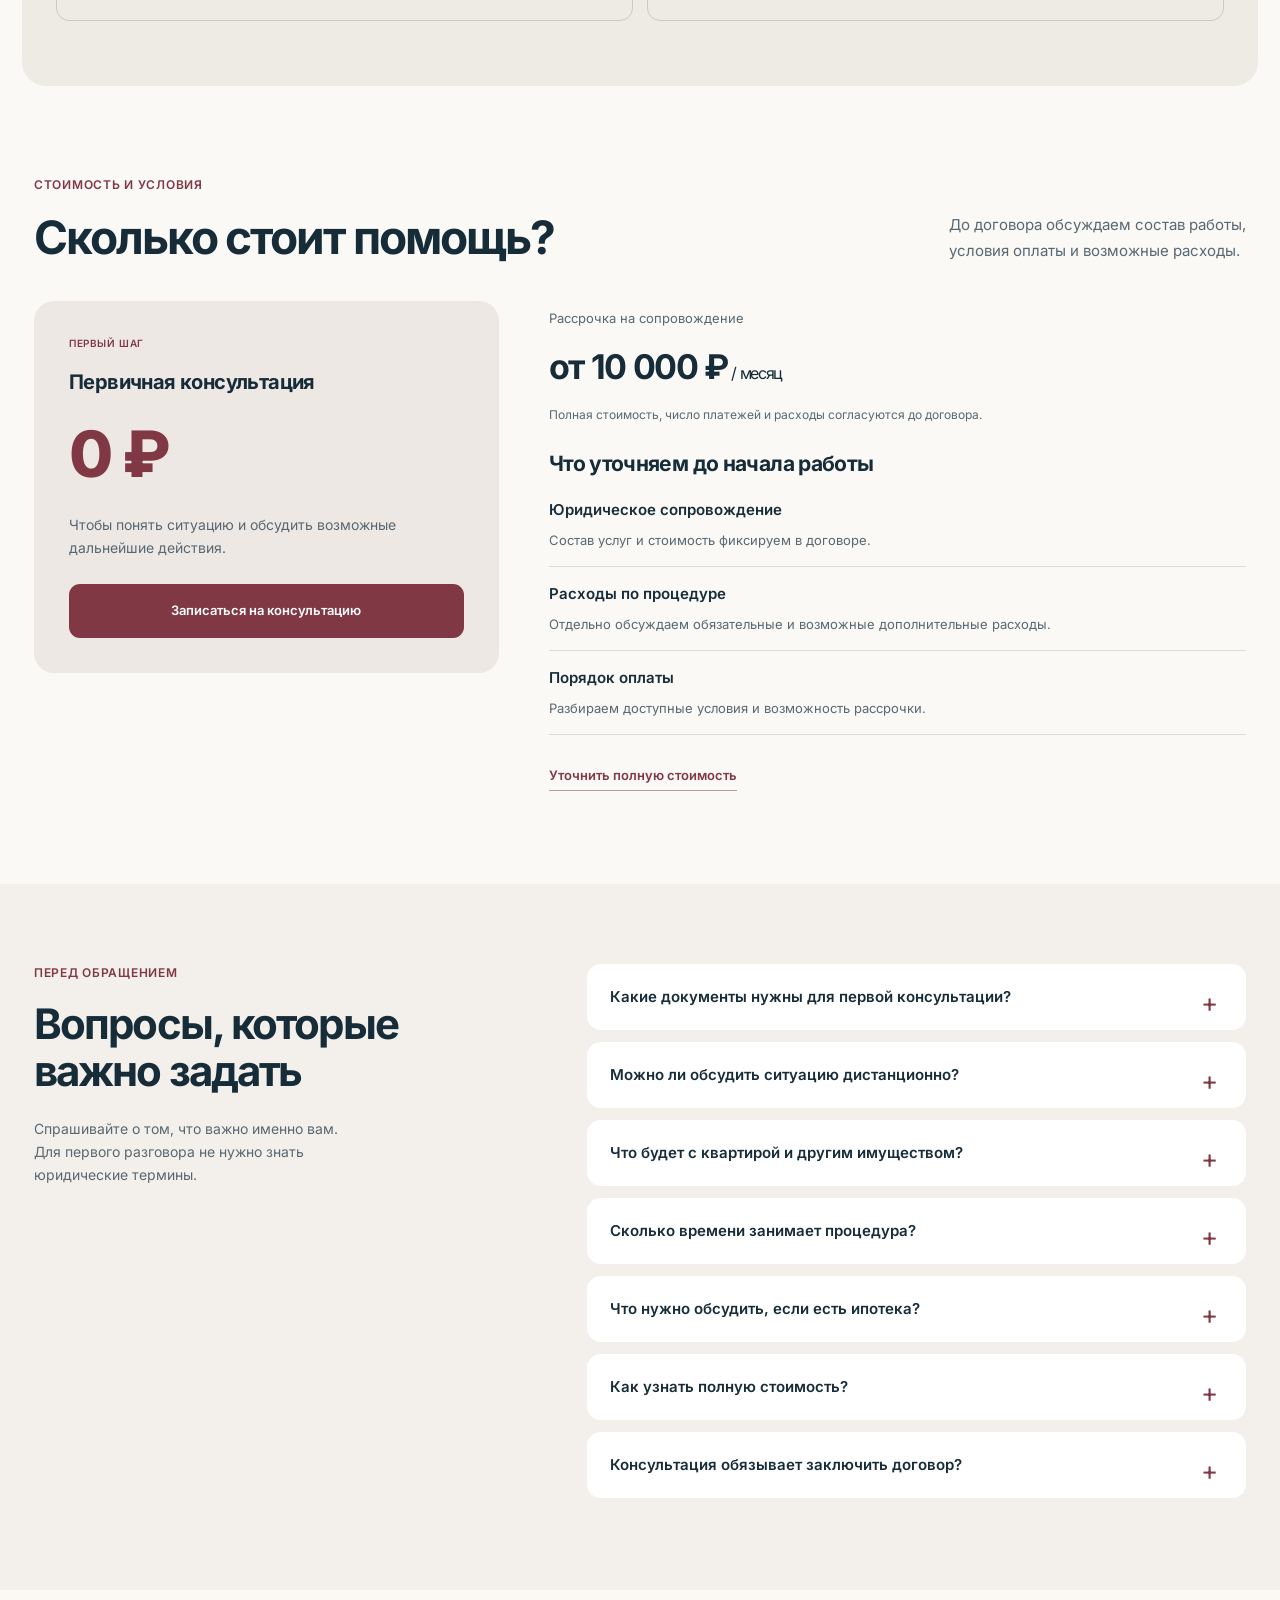
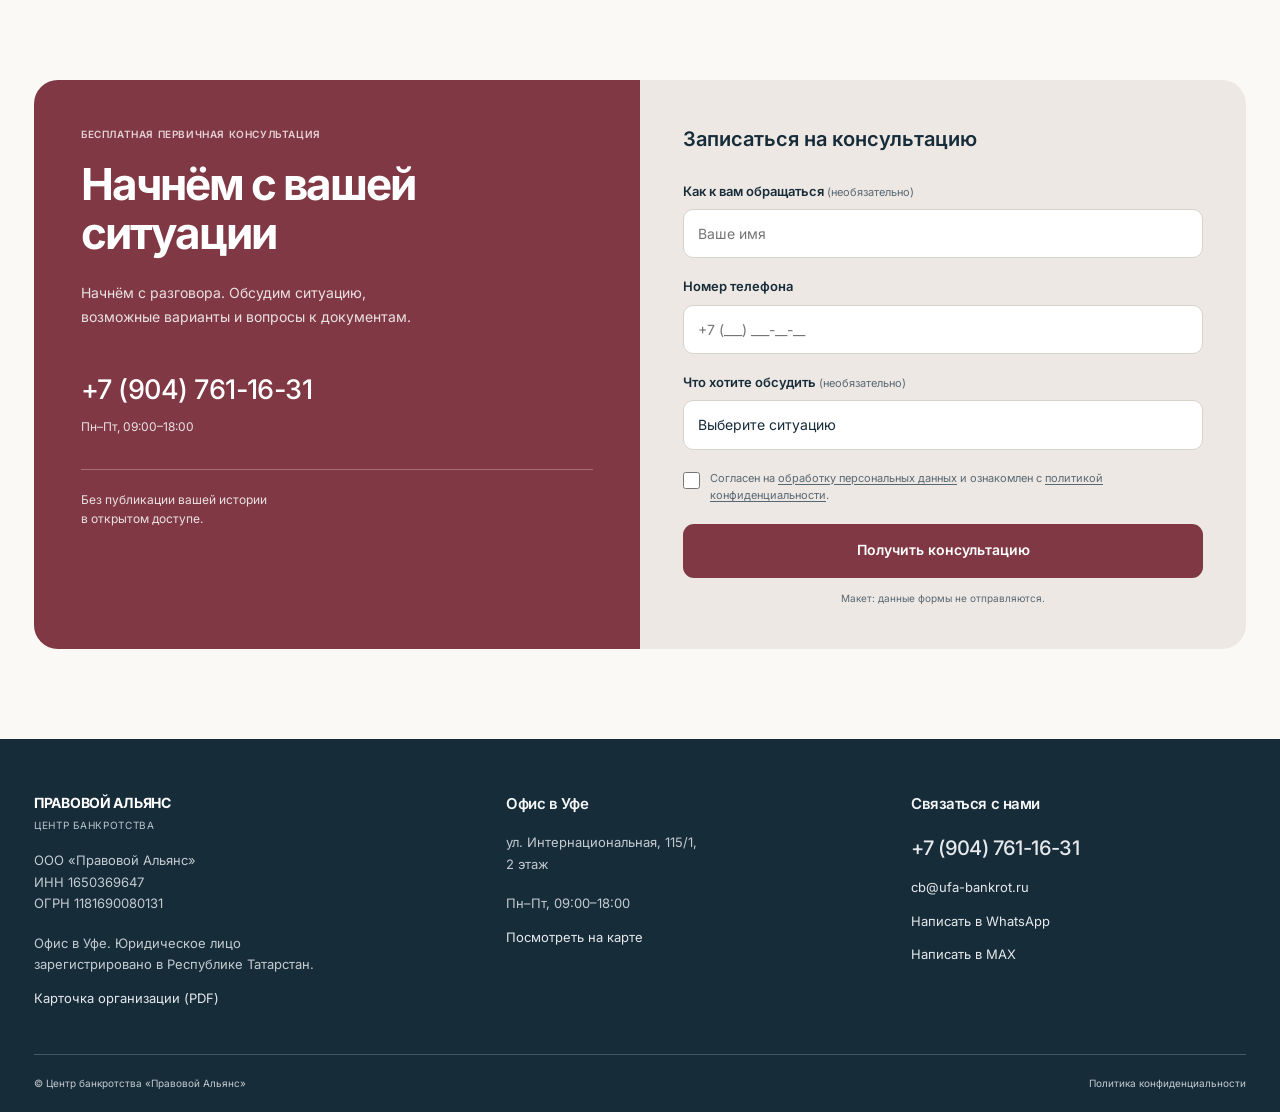
<file: door.html>
<!doctype html>
<html lang="ru">
<head>
<meta charset="utf-8"><meta name="viewport" content="width=device-width,initial-scale=1">
<meta name="robots" content="noindex,nofollow"><meta name="theme-color" content="#172c39">
<title>Правовой Альянс — банкротство физических лиц в Уфе</title>
<meta name="description" content="Концепция главной страницы Центра банкротства «Правовой Альянс». Бесплатная первичная консультация в Уфе и дистанционно.">
<link rel="stylesheet" href="fonts.css"><link rel="stylesheet" href="styles.css?v=6">
<style>.hero-visual{padding-bottom:0!important}.hero-visual img{height:100%!important;object-position:center bottom!important;object-fit:contain!important}</style></head>
<body>

<header class="header"><div class="wrap header-inner">
<a class="brand" href="#top" aria-label="Правовой Альянс — на главную"><svg width="41" height="48" viewBox="0 0 41 48" fill="none" aria-hidden="true"><path d="M20.5 2 38 9v17c0 9-9 16-17.5 20C12 42 3 35 3 26V9L20.5 2Z" stroke="currentColor" stroke-width="1.7"/><path d="M12 34h17M20.5 12v21M11 18h19M13 18 8 28h10l-5-10Zm15 0-5 10h10l-5-10Z" stroke="currentColor" stroke-width="1.3" stroke-linejoin="round"/></svg><span>ПРАВОВОЙ АЛЬЯНС<small>Центр банкротства</small></span></a>
<nav class="desktop-nav" aria-label="Основная навигация"><a href="#situations">Услуги</a><a href="#practice">Практика</a><a href="#price">Стоимость</a><a href="#team">О компании</a><a href="#contact">Контакты</a></nav>
<div class="header-contact"><a class="phone" href="tel:+79047611631">+7 (904) 761-16-31</a><span>Уфа · Пн–Пт, 09:00–18:00</span></div>
<button class="menu-toggle" id="menu-toggle" aria-label="Открыть меню" aria-expanded="false" aria-controls="mobile-nav"><span></span><span></span></button>
</div><nav id="mobile-nav" hidden aria-label="Мобильная навигация"><a href="#situations">Услуги</a><a href="#practice">Практика</a><a href="#price">Стоимость</a><a href="#team">О компании</a><a href="#contact">Контакты</a></nav></header>
<main id="top">
<section class="hero wrap">
<div class="hero-content"><p class="eyebrow"><span class="line"></span>Центр банкротства «Правовой Альянс»</p><h1>Банкротство<br> физических лиц<br> <span>в Уфе</span></h1><p class="hero-sub">Понятный план выхода из долгов.<br> Разберём вашу ситуацию и объясним,<br class="desktop-only"> какие решения можно рассмотреть.</p>
<div class="hero-actions"><a class="button primary" href="#consultation">Бесплатная консультация</a><a class="text-link" href="#quiz">Пройти короткую анкету</a></div><p class="microcopy">Сначала оценка ситуации и рисков. Затем — ваше решение.</p>
<div class="hero-facts"><div><strong>Лично и онлайн</strong><span>Удобный формат общения</span></div><div><strong>По договору</strong><span>Согласованные услуги и стоимость</span></div></div></div>
<div class="hero-visual"><div class="hero-wordmark" aria-hidden="true">ПРАВОВОЙ<br> АЛЬЯНС</div><img src="calm-plan.png" alt="Аккуратные документы, блокнот и ветка оливы" fetchpriority="high"></div></section>
<section class="situations section wrap" id="situations"><div class="section-top"><div><p class="eyebrow">С чего начнём</p><h2>Что вас беспокоит?</h2></div><p class="section-lead">Выберите похожую ситуацию.<br> Начнём с того, что важно именно вам.</p></div>
<div class="situation-grid">
<button class="situation" data-situation="Кредиты и микрозаймы"><svg><use href="#i-doc"/></svg><h3>Кредиты и микрозаймы</h3><p>Несколько платежей, просрочки или новые займы для погашения старых.</p><span>Обсудить ситуацию</span></button>
<button class="situation" data-situation="Потеря дохода"><svg><use href="#i-case"/></svg><h3>Потеря дохода</h3><p>Сокращение, болезнь или другие обстоятельства изменили ваши возможности.</p><span>Обсудить ситуацию</span></button>
<button class="situation" data-situation="Ипотека и имущество"><svg><use href="#i-home"/></svg><h3>Ипотека и имущество</h3><p>Важно оценить риски для жилья, автомобиля и другого имущества.</p><span>Обсудить ситуацию</span></button>
<button class="situation" data-situation="Поручительство"><svg><use href="#i-people"/></svg><h3>Поручительство</h3><p>Требуют платить за другого человека или по совместному кредиту.</p><span>Обсудить ситуацию</span></button>
<button class="situation" data-situation="Долги предпринимателя"><svg><use href="#i-shop"/></svg><h3>Долги предпринимателя</h3><p>Бизнес закрылся, а обязательства перед банками и контрагентами остались.</p><span>Обсудить ситуацию</span></button>
<button class="situation" data-situation="Приставы и взыскание"><svg><use href="#i-shield"/></svg><h3>Приставы и взыскание</h3><p>Есть ограничения по счетам, удержания или вопросы по документам.</p><span>Обсудить ситуацию</span></button>
</div><div class="section-bottom"><p>У каждой ситуации свои обстоятельства. Универсального решения нет.</p><a href="#quiz" class="text-link">Помогите выбрать услугу</a></div></section>
<section class="quiz-section section" id="quiz"><div class="wrap quiz-grid"><div><p class="eyebrow">Предварительная анкета</p><h2>Три вопроса,<br> чтобы начать разговор.</h2><p>Без телефона и личных данных.<br> Подскажем, что подготовить к консультации.</p><span class="quiz-disclaimer">Анкета не определяет право на банкротство<br> и не заменяет консультацию юриста.</span></div><div class="quiz-card"><div class="quiz-progress" aria-label="Ход анкеты"><span class="quiz-step-text">Вопрос 1 из 3</span><div><i></i></div></div><h3 id="quiz-question" aria-live="polite"></h3><div id="quiz-options"></div><div class="quiz-controls"><button id="quiz-back" type="button" class="button secondary" hidden>Назад</button><button id="quiz-next" type="button" class="button primary">Далее</button></div><div id="quiz-result" hidden><h3>Вот с чего можно начать</h3><p id="quiz-summary"></p><ul id="quiz-checklist"></ul><a class="button primary" href="#consultation">Обсудить с юристом</a><button class="quiz-restart" type="button">Пройти заново</button></div></div></div></section><section class="consult-strip"><div class="wrap strip-inner"><div><p class="eyebrow">Первая консультация — бесплатно</p><h2>Разберём вашу ситуацию.<br> Обсудим возможные решения.</h2></div><div class="strip-details"><ul class="check-list"><li>Какие варианты стоит рассмотреть</li><li>Какие обстоятельства влияют на риски</li><li>Какие документы подготовить</li><li>Как складывается стоимость работы</li></ul><a href="#consultation" class="button light">Обсудить мою ситуацию</a></div></div></section>
<section class="section wrap process" id="process"><div class="section-top"><div><p class="eyebrow">Порядок работы</p><h2>Понятно на каждом этапе</h2></div><p class="section-lead">Объясняем действия, документы и сроки.<br> Решения принимаем вместе с вами.</p></div><div class="steps"><article><span class="step-dot"></span><h3>Разбираемся в ситуации</h3><p>Обсуждаем долги, доходы, имущество и ваши главные вопросы.</p></article><article><span class="step-dot"></span><h3>Согласуем план</h3><p>Объясняем варианты и риски. Фиксируем услуги и стоимость в договоре.</p></article><article><span class="step-dot"></span><h3>Готовим и сопровождаем</h3><p>Работаем с документами, объясняем ход процедуры и следующие действия.</p></article><article><span class="step-dot"></span><h3>Объясняем результат</h3><p>Передаём итоговые документы и разбираем дальнейшие вопросы.</p></article></div><div class="time-card"><div><span class="eyebrow">Срок процедуры</span><h3>Ориентир — около 6 месяцев</h3></div><p>Фактическая длительность зависит от документов, имущества, требований кредиторов и хода дела. Индивидуальный план обсудим до заключения договора.</p></div></section>
<section class="team-section" id="team"><div class="wrap"><div class="section-top"><div><p class="eyebrow">Познакомимся</p><h2>Вашим делом<br> занимаются люди.</h2></div><p class="section-lead">Юридическое сопровождение<br> и финансовый анализ.</p></div><div class="people-grid"><article class="person-card"><img src="ivan.jpeg" alt="Кузьмин Иван Сергеевич" loading="lazy"><div><span>Директор · ведущий юрист</span><h3>Кузьмин<br> Иван Сергеевич</h3><p>Банкротство и арбитражные споры.<br> Член Ассоциации юристов России.</p><a class="text-link" href="https://alrf16.ru/vruchenie-udostovereniya-chlena-ayur-5/" target="_blank" rel="noopener">Подтверждение членства</a></div></article><article class="person-card"><img src="leysania.jpg" alt="Кашфиева Лейсания Дильфатовна" loading="lazy"><div><span>Экономист</span><h3>Кашфиева<br> Лейсания Дильфатовна</h3><p>Анализ финансового состояния<br> организаций.</p></div></article></div><p class="section-footnote">Состав специалистов, которые будут работать с вашей ситуацией, уточним на консультации.</p></div></section>
<section class="section wrap practice" id="practice"><div class="section-top"><div><p class="eyebrow">Практика компании</p><h2>Практика в документах</h2></div><div><p class="section-lead">Судебные акты по делам<br> в разных регионах.</p><a class="text-link" href="#consultation">Обсудить похожую ситуацию</a></div></div><div class="case-grid">
<a class="case" href="A71-18449-2021.pdf" target="_blank" rel="noopener"><div class="doc-head"><svg><use href="#i-doc"/></svg><span>Судебный акт · PDF</span></div><h3>А71-18449/2021</h3><p>Удмуртская Республика</p><span class="case-link">Открыть документ</span></a>
<a class="case" href="A71-7795-2022.pdf" target="_blank" rel="noopener"><div class="doc-head"><svg><use href="#i-doc"/></svg><span>Судебный акт · PDF</span></div><h3>А71-7795/2022</h3><p>Удмуртская Республика</p><span class="case-link">Открыть документ</span></a>
<a class="case" href="A65-15881-2022.pdf" target="_blank" rel="noopener"><div class="doc-head"><svg><use href="#i-doc"/></svg><span>Судебный акт · PDF</span></div><h3>А65-15881/2022</h3><p>Республика Татарстан</p><span class="case-link">Открыть документ</span></a></div><p class="section-footnote">Примеры дел не гарантируют аналогичный результат. Он зависит от обстоятельств конкретного дела.</p></section>
<section class="reviews-section" id="reviews"><div class="wrap review-grid"><div><p class="eyebrow">Отзывы о работе</p><h2>Что говорят клиенты</h2><p>Отзывы о компании на Яндекс Картах.<br> Можно прочитать полные тексты и ответы организации.</p></div><div class="review-excerpts"><article><span class="quote-mark">“</span><blockquote>Всегда были на связи.</blockquote><p>Светлана К. · Яндекс Карты</p><a class="text-link review-source" href="https://yandex.com.ge/maps/org/243749210265/reviews?reviews%5BpublicId%5D=xudrmp04kevemx0e9jx2cjfwvg&amp;utm_source=review" target="_blank" rel="noopener" aria-label="Читать полный отзыв: Светлана К.">Читать отзыв</a></article><article><span class="quote-mark">“</span><blockquote>Профессионалы своего дела!</blockquote><p>Алёна Б. · Яндекс Карты</p><a class="text-link review-source" href="https://yandex.com.ge/maps/org/243749210265/reviews?reviews%5BpublicId%5D=649eyd5jb0n09py1egmyrx7hmc&amp;utm_source=review" target="_blank" rel="noopener" aria-label="Читать полный отзыв: Алёна Б.">Читать отзыв</a></article><article><span class="quote-mark">“</span><blockquote>Команда сильная, всегда на связи.</blockquote><p>Илья К. · Яндекс Карты</p><a class="text-link review-source" href="https://yandex.com.ge/maps/org/243749210265/reviews?reviews%5BpublicId%5D=hng1hm1mugz5e9rcgwqc24f4zw&amp;utm_source=review" target="_blank" rel="noopener" aria-label="Читать полный отзыв: Илья К.">Читать отзыв</a></article><small>Выдержки из публичных отзывов на Яндекс Картах. У каждого отзыва есть ссылка на полный текст.</small></div><div class="review-links"><a href="https://yandex.ru/maps/org/tsentr_bankrotstva/243749210265/reviews/" target="_blank" rel="noopener"><span class="review-icon ya">Я</span><div><strong>4,2 из 5 · Яндекс Карты</strong><small>3 оценки</small></div><span class="external-label">Открыть</span></a><a href="https://www.google.com/maps/place/%E2%9C%94%D0%91%D0%90%D0%9D%D0%9A%D0%A0%D0%9E%D0%A2%D0%A1%D0%A2%D0%92%D0%9E+%D0%A4%D0%98%D0%97%D0%98%D0%A7%D0%95%D0%A1%D0%9A%D0%98%D0%A5+%D0%9B%D0%98%D0%A6%7C%D0%A6%D0%B5%D0%BD%D1%82%D1%80+%D0%91%D0%B0%D0%BD%D0%BA%D1%80%D0%BE%D1%82%D1%81%D1%82%D0%B2%D0%B0/@54.7390733,55.9616724,926m/data=!3m1!1e3!4m6!3m5!1s0x43c16f59ecb9085b:0xac8a3d1f1ca92d43!8m2!3d54.8078779!4d56.1004873!16s%2Fg%2F11yhrl5j8z?entry=ttu&amp;g_ep=EgoyMDI2MDkxNS4wIKXMDSoASAFQAw%3D%3D" target="_blank" rel="noopener"><span class="review-icon">G</span><div><strong>4,6 из 5 · Google Карты</strong><small>21 отзыв</small></div><span class="external-label">Открыть</span></a></div></div></section>
<section class="section wrap price-section" id="price"><div class="section-top"><div><p class="eyebrow">Стоимость и условия</p><h2>Сколько стоит помощь?</h2></div><p class="section-lead">До договора обсуждаем состав работы,<br> условия оплаты и возможные расходы.</p></div><div class="price-grid"><div class="price-card"><span class="eyebrow">Первый шаг</span><h3>Первичная консультация</h3><div class="price-value">0 ₽</div><p>Чтобы понять ситуацию и обсудить возможные дальнейшие действия.</p><a href="#consultation" class="button primary">Записаться на консультацию</a></div><div class="price-explanation"><div class="monthly-price"><span>Рассрочка на сопровождение</span><strong>от 10 000 ₽<small> / месяц</small></strong><p>Полная стоимость, число платежей и расходы согласуются до договора.</p></div><h3>Что уточняем до начала работы</h3><dl><div><dt>Юридическое сопровождение</dt><dd>Состав услуг и стоимость фиксируем в договоре.</dd></div><div><dt>Расходы по процедуре</dt><dd>Отдельно обсуждаем обязательные и возможные дополнительные расходы.</dd></div><div><dt>Порядок оплаты</dt><dd>Разбираем доступные условия и возможность рассрочки.</dd></div></dl><a class="text-link" href="#consultation">Уточнить полную стоимость</a></div></div></section>
<section class="faq-section"><div class="wrap faq-grid"><div><p class="eyebrow">Перед обращением</p><h2>Вопросы, которые<br> важно задать</h2><p>Спрашивайте о том, что важно именно вам.<br> Для первого разговора не нужно знать<br> юридические термины.</p></div><div class="faq-list"><details><summary>Какие документы нужны для первой консультации?</summary><p>Можно начать с описания ситуации: какие есть долги, доходы и имущество. На консультации уточним, какие сведения и документы понадобятся дальше.</p></details><details><summary>Можно ли обсудить ситуацию дистанционно?</summary><p>Да. Формат первого разговора и дальнейшего обмена документами согласуем отдельно.</p></details><details><summary>Что будет с квартирой и другим имуществом?</summary><p>Это один из вопросов для индивидуального разбора. Сообщите об ипотеке, имуществе и недавних сделках: без этих сведений нельзя оценить вашу ситуацию.</p></details><details><summary>Сколько времени занимает процедура?</summary><p>Ориентир — около шести месяцев. Срок может меняться в зависимости от обстоятельств дела. До начала работы обсудим этапы и возможные причины задержек.</p></details><details><summary>Что нужно обсудить, если есть ипотека?</summary><p>Условия ипотечного договора, платежи, задолженность и другие обязательства. Возможные варианты оцениваются индивидуально: сохранение жилья нельзя обещать без изучения документов.</p></details><details><summary>Как узнать полную стоимость?</summary><p>Обсудим состав услуг и расходы применительно к вашей ситуации. Перед подписанием договора важно уточнить общую стоимость, порядок оплаты и что входит в сопровождение.</p></details><details><summary>Консультация обязывает заключить договор?</summary><p>На первом разговоре вы знакомитесь со специалистом и получаете информацию. Решение о дальнейшем сотрудничестве принимаете после обсуждения условий.</p></details></div></div></section>
<section class="consultation section wrap" id="consultation"><div class="consult-card"><div class="consult-copy"><p class="eyebrow">Бесплатная первичная консультация</p><h2>Начнём с вашей<br> ситуации</h2><p>Начнём с разговора. Обсудим ситуацию,<br> возможные варианты и вопросы к документам.</p><a class="consult-phone" href="tel:+79047611631">+7 (904) 761-16-31</a><span class="office-hours">Пн–Пт, 09:00–18:00</span><div class="consult-small">Без публикации вашей истории<br> в открытом доступе.</div></div><form id="consult-form" novalidate><p class="form-title">Записаться на консультацию</p><label for="name">Как к вам обращаться <span>(необязательно)</span></label><input id="name" name="name" autocomplete="given-name" placeholder="Ваше имя" maxlength="60"><label for="phone">Номер телефона</label><input id="phone" name="phone" type="tel" inputmode="tel" autocomplete="tel" placeholder="+7 (___) ___-__-__" required aria-describedby="phone-error"><p id="phone-error" class="field-error" hidden>Укажите номер телефона: от 10 до 15 цифр.</p><label for="situation">Что хотите обсудить <span>(необязательно)</span></label><select id="situation" name="situation"><option value="">Выберите ситуацию</option><option>Кредиты и микрозаймы</option><option>Потеря дохода</option><option>Ипотека и имущество</option><option>Поручительство</option><option>Долги предпринимателя</option><option>Приставы и взыскание</option><option>Другой вопрос</option></select><label class="consent"><input id="consent" type="checkbox" required><span>Согласен на <a href="soglasie-na-obrabotku-personalnyh-dannyh-1.pdf" target="_blank" rel="noopener">обработку персональных данных</a> и ознакомлен с <a href="politika-1.pdf" target="_blank" rel="noopener">политикой конфиденциальности</a>.</span></label><p id="consent-error" class="field-error" hidden>Для записи необходимо ваше согласие.</p><button type="submit" class="button primary">Получить консультацию</button><p class="form-note">Макет: данные формы не отправляются.</p><div class="form-result" id="form-result" role="status" hidden></div></form></div></section>
</main>
<footer id="contact"><div class="wrap"><div class="footer-top"><div><a class="brand" href="#top"><span>ПРАВОВОЙ АЛЬЯНС<small>Центр банкротства</small></span></a><p>ООО «Правовой Альянс»<br> ИНН 1650369647<br> ОГРН 1181690080131</p><p class="registration-note">Офис в Уфе. Юридическое лицо зарегистрировано в Республике Татарстан.</p><a href="organization-card.pdf" download>Карточка организации (PDF)</a></div><div><h3>Офис в Уфе</h3><p>ул. Интернациональная, 115/1,<br> 2 этаж</p><p>Пн–Пт, 09:00–18:00</p><a href="https://yandex.ru/maps/?text=%D0%A3%D1%84%D0%B0%2C%20%D0%98%D0%BD%D1%82%D0%B5%D1%80%D0%BD%D0%B0%D1%86%D0%B8%D0%BE%D0%BD%D0%B0%D0%BB%D1%8C%D0%BD%D0%B0%D1%8F%20%D1%83%D0%BB%D0%B8%D1%86%D0%B0%2C%20115/1" target="_blank" rel="noopener">Посмотреть на карте</a></div><div><h3>Связаться с нами</h3><a class="footer-phone" href="tel:+79047611631">+7 (904) 761-16-31</a><a href="mailto:cb@ufa-bankrot.ru">cb@ufa-bankrot.ru</a><a href="https://wa.me/79047611631" target="_blank" rel="noopener">Написать в WhatsApp</a><a href="https://max.ru/u/f9LHodD0cOLj_3RrU-ZdIrOv7_N4XX3JvkWIvaywaDRDBXYqWbXvtmwa2tY" target="_blank" rel="noopener">Написать в MAX</a></div></div><div class="footer-bottom"><span>© Центр банкротства «Правовой Альянс»</span><a href="politika-1.pdf" target="_blank" rel="noopener">Политика конфиденциальности</a></div></div></footer>
<div class="mobile-cta"><a href="tel:+79047611631">Позвонить</a><a href="#consultation">Бесплатная консультация</a></div>

<svg class="svg-library" xmlns="http://www.w3.org/2000/svg"><symbol id="i-doc" viewBox="0 0 32 32"><path d="M8 4h11l6 6v18H8V4Zm11 0v7h6M12 16h9M12 21h9"/></symbol><symbol id="i-case" viewBox="0 0 32 32"><path d="M5 11h22v16H5V11Zm7 0V6h8v5M5 18c7 4 15 4 22 0M14 19v4h4v-4"/></symbol><symbol id="i-home" viewBox="0 0 32 32"><path d="m3 15 13-11 13 11M7 13v15h18V13M13 28V18h6v10"/></symbol><symbol id="i-people" viewBox="0 0 32 32"><circle cx="12" cy="10" r="5"/><path d="M3 28v-3a9 9 0 0 1 18 0v3M22 5a5 5 0 0 1 0 10M24 19a8 8 0 0 1 5 9"/></symbol><symbol id="i-shop" viewBox="0 0 32 32"><path d="M6 13v15h20V13M4 13l3-8h18l3 8M4 13a4 4 0 0 0 8 0 4 4 0 0 0 8 0 4 4 0 0 0 8 0M12 28v-9h8v9"/></symbol><symbol id="i-shield" viewBox="0 0 32 32"><path d="m16 3 11 5v9c0 6-6 10-11 13C11 27 5 23 5 17V8l11-5Z"/><path d="m10 16 4 4 8-9"/></symbol></svg>
<script src="app.js"></script>
</body></html>
</file>
<file: fonts.css>
@font-face {
  font-family: 'Inter';
  font-style: normal;
  font-weight: 400;
  font-display: swap;
  src: url(inter-0.woff2) format('truetype');
}
@font-face {
  font-family: 'Inter';
  font-style: normal;
  font-weight: 500;
  font-display: swap;
  src: url(inter-1.woff2) format('truetype');
}
@font-face {
  font-family: 'Inter';
  font-style: normal;
  font-weight: 600;
  font-display: swap;
  src: url(inter-2.woff2) format('truetype');
}
@font-face {
  font-family: 'Inter';
  font-style: normal;
  font-weight: 700;
  font-display: swap;
  src: url(inter-3.woff2) format('truetype');
}
@font-face {
  font-family: 'Inter';
  font-style: normal;
  font-weight: 800;
  font-display: swap;
  src: url(inter-4.woff2) format('truetype');
}
</file>
<file: styles.css>
:root{--ink:#172c39;--muted:#586872;--wine:#803844;--wine-dark:#632933;--paper:#faf9f6;--line:#dcdedc;--serif:Georgia,'Times New Roman',serif;--sans:Arial,Helvetica,sans-serif}*{box-sizing:border-box}html{scroll-behavior:smooth;scroll-padding-top:100px}body{margin:0;color:var(--ink);font:17px/1.65 var(--sans);background:var(--paper)}a{color:inherit;text-decoration:none}button,input,select{font:inherit}button,a,input,select,summary{-webkit-tap-highlight-color:transparent}button{cursor:pointer}a:focus-visible,button:focus-visible,summary:focus-visible,input:focus-visible,select:focus-visible{outline:3px solid #b97d40;outline-offset:5px}img{display:block;max-width:100%}p,h1,h2,h3{margin:0}h1,h2{font-family:var(--serif);font-weight:400;letter-spacing:-.045em;line-height:1.12}h1{font-size:clamp(46px,4.65vw,70px)}h1 em{color:var(--wine);font-weight:400}h2{font-size:clamp(36px,3.5vw,49px)}h3{font-size:20px;line-height:1.35;letter-spacing:-.02em}p{text-wrap:pretty}.wrap{max-width:1232px;margin:auto;padding:0 36px}.section{padding-top:100px;padding-bottom:100px}.eyebrow{font:600 12px/1.5 var(--sans);letter-spacing:.14em;text-transform:uppercase;color:var(--wine);margin-bottom:22px}.preview-bar{min-height:31px;background:var(--ink);color:#e7edf0;text-align:center;display:flex;align-items:center;justify-content:center;gap:20px;font-size:11px;letter-spacing:.03em;padding:5px 15px}.preview-bar span{opacity:.65}.preview-bar button{border:0;background:none;color:#e7edf0;border-bottom:1px solid #aab8bf;padding:0;font-size:11px}.header{background:rgba(250,249,246,.97);border-bottom:1px solid var(--line);position:sticky;top:0;z-index:20;backdrop-filter:blur(12px)}.header-inner{height:96px;display:flex;align-items:center;justify-content:space-between;gap:24px}.brand{display:flex;align-items:center;gap:13px;color:var(--wine);flex-shrink:0}.brand>span{font-size:15px;letter-spacing:.05em;font-weight:700;line-height:1.3}.brand small{display:block;font-size:11px;letter-spacing:.11em;font-weight:400;color:var(--ink);text-transform:uppercase;margin-top:7px}.desktop-nav{display:flex;gap:23px;font-size:13px}.desktop-nav a{padding:14px 0}.desktop-nav a:hover{color:var(--wine)}.header-contact{text-align:right;line-height:1.35}.phone{font-size:17px;font-weight:600;white-space:nowrap}.header-contact span{display:block;font-size:11px;color:var(--muted);margin-top:7px}.menu-toggle{display:none}.hero{padding-top:54px;padding-bottom:65px;display:grid;grid-template-columns:1.22fr 1fr;gap:34px;align-items:stretch}.hero-content{padding:24px 0 0}.hero .eyebrow{display:flex;align-items:center;gap:12px;font-size:11px}.line{width:31px;height:1px;background:var(--wine)}.hero-sub{font-size:18px;color:var(--muted);line-height:1.7;margin-top:26px}.hero-actions{display:flex;align-items:center;gap:26px;margin-top:32px}.button{display:inline-flex;align-items:center;justify-content:center;min-height:54px;padding:14px 24px;border:1px solid transparent;font-size:14px;line-height:1.35;font-weight:600;transition:background .2s,transform .2s;cursor:pointer;border-radius:2px}.button:hover{transform:translateY(-2px)}.primary{background:var(--wine);color:white}.primary:hover{background:var(--wine-dark)}.text-link{font-size:13px;font-weight:600;border-bottom:1px solid #a8b0b3;padding-bottom:4px;line-height:1.5;display:inline-block}.text-link:hover{color:var(--wine);border-color:var(--wine)}.microcopy{font-size:12px;color:var(--muted);margin-top:13px}.hero-facts{display:flex;gap:32px;border-top:1px solid var(--line);margin-top:38px;padding-top:24px}.hero-facts div{flex:1}.hero-facts strong{display:block;font-size:13px;font-weight:600}.hero-facts span{font-size:11px;color:var(--muted)}.hero-visual{position:relative;min-height:590px;background:#e7e4df;overflow:hidden}.hero-visual img{width:100%;height:100%;position:absolute;object-fit:cover}.visual-caption{position:absolute;bottom:23px;left:25px;right:25px;background:rgba(250,249,246,.94);backdrop-filter:blur(10px);padding:20px 22px;border-left:2px solid var(--wine)}.visual-caption span{font-size:10px;text-transform:uppercase;letter-spacing:.15em;color:var(--wine)}.visual-caption p{margin-top:7px;line-height:1.45;font-size:18px}.visual-caption strong{font-weight:500}.section-top{display:flex;justify-content:space-between;align-items:flex-end;gap:36px;margin-bottom:42px}.section-lead{font-size:15px;line-height:1.8;color:var(--muted);max-width:440px}.situations{border-top:1px solid var(--line)}.situation-grid{display:grid;grid-template-columns:repeat(3,1fr);gap:0;border-top:1px solid var(--line);border-left:1px solid var(--line)}.situation{padding:29px 28px 25px;background:transparent;border:0;border-bottom:1px solid var(--line);border-right:1px solid var(--line);text-align:left;color:var(--ink);transition:background .2s}.situation:hover{background:#eeefeb}.situation svg{width:34px;height:34px;stroke:var(--wine);stroke-width:1.25;fill:none;margin-bottom:18px}.situation h3{font-size:18px}.situation p{font-size:14px;color:var(--muted);margin-top:11px;line-height:1.7;min-height:70px}.situation>span{font-size:11px;color:var(--wine);font-weight:600;display:inline-block;margin-top:19px;border-bottom:1px solid #cbb2b6}.section-bottom{display:flex;justify-content:space-between;gap:22px;margin-top:23px;align-items:center}.section-bottom p,.section-footnote{font-size:12px;color:var(--muted)}.consult-strip{background:var(--ink);color:white;padding:64px 0}.strip-inner{display:grid;grid-template-columns:1.2fr 1fr;align-items:center;gap:70px}.consult-strip .eyebrow{color:#d2a9ad}.consult-strip h2{font-size:41px;line-height:1.2}.check-list{list-style:none;margin:0 0 26px;padding:0;font-size:14px}.check-list li{position:relative;padding-left:27px;margin:9px 0;color:#dce3e7}.check-list li:before{content:'✓';position:absolute;left:0;color:#d2a9ad}.light{background:#faf9f6;color:var(--ink)}.light:hover{background:#e3e9ea}.steps{display:grid;grid-template-columns:repeat(4,1fr);gap:30px}.steps article{border-top:1px solid var(--line);position:relative;padding-top:32px}.step-dot{width:8px;height:8px;background:var(--wine);border-radius:50%;position:absolute;top:-4px;left:0;box-shadow:0 0 0 6px var(--paper)}.steps h3{font-size:17px;margin-bottom:13px;max-width:190px}.steps p{font-size:14px;color:var(--muted)}.team-section{background:#eceeea;padding:80px 0}.team-grid{display:grid;grid-template-columns:1fr 1.2fr;gap:76px;align-items:center}.team-photo{position:relative}.team-photo img{width:100%;height:465px;object-fit:cover;object-position:center 70%}.team-photo>p{font-size:11px;color:var(--muted);margin-top:11px}.team-copy h2{font-size:42px}.large-copy{font-family:var(--serif);font-size:25px;line-height:1.3;margin-top:25px}.team-copy>p:not(.eyebrow):not(.large-copy){font-size:15px;color:var(--muted);margin-top:14px;max-width:470px}.person{border-left:2px solid var(--wine);padding-left:20px;margin:27px 0 18px}.person>span{font-size:11px;color:var(--muted)}.person h3{font-size:19px;margin:3px 0}.person p{font-size:12px;color:var(--muted)}.team-note{border-top:1px solid #d2d7d3;display:flex;gap:15px;margin-top:27px;padding-top:20px}.team-note svg{width:30px;height:30px;stroke:var(--wine);fill:none;stroke-width:1.2;flex-shrink:0}.team-note p{font-size:12px;color:var(--muted)}.practice .section-top .text-link{margin-top:20px}.case-grid{display:grid;grid-template-columns:repeat(3,1fr);gap:20px}.case{background:white;border:1px solid var(--line);padding:27px 25px;transition:border-color .2s}.case:hover{border-color:var(--wine)}.doc-head{display:flex;align-items:center;justify-content:space-between;margin-bottom:32px}.doc-head svg{width:33px;height:33px;stroke:var(--wine);stroke-width:1.2;fill:none}.doc-head span{font-size:10px;text-transform:uppercase;letter-spacing:.07em;color:var(--muted)}.case h3{font-family:var(--serif);font-size:26px;font-weight:400;letter-spacing:-.03em}.case p{font-size:12px;color:var(--muted);margin-top:8px}.case-link{display:block;border-top:1px solid var(--line);padding-top:20px;margin-top:27px;font-size:12px;font-weight:600;color:var(--wine)}.section-footnote{margin-top:23px}.reviews-section{background:#f0eeea;padding:55px 0}.review-grid{display:grid;grid-template-columns:1.2fr 1fr;gap:65px;align-items:center}.reviews-section .eyebrow{margin-bottom:14px}.reviews-section h2{font-size:40px}.reviews-section p:not(.eyebrow){font-size:14px;color:var(--muted);margin-top:17px}.review-links>a{display:flex;align-items:center;gap:18px;padding:20px 0;border-bottom:1px solid #d4d6d2}.review-links>a:first-child{border-top:1px solid #d4d6d2}.review-icon{font-size:25px;font-weight:700;display:flex;align-items:center;justify-content:center;width:43px;height:43px;background:white;border-radius:50%}.ya{color:#9b3941}.gis{color:#3e6959}.review-links strong{font-size:16px;display:block}.review-links small{font-size:11px;color:var(--muted)}.external-label{margin-left:auto;font-size:11px;border-bottom:1px solid #a8b0b3}.price-grid{display:grid;grid-template-columns:1fr 1.2fr;gap:60px;align-items:start}.price-card{background:#f0eeea;border-top:3px solid var(--wine);padding:33px}.price-card h3{font-size:19px}.price-card .eyebrow{display:block;font-size:10px;margin-bottom:18px}.price-value{font-family:var(--serif);font-size:48px;letter-spacing:-.04em;margin:15px 0}.price-card p{font-size:14px;color:var(--muted);margin-bottom:25px}.price-explanation{padding:3px 0}.price-explanation h3{font-size:22px;margin-bottom:5px}.price-explanation dl{margin:0 0 26px}.price-explanation dl>div{padding:20px 0;border-bottom:1px solid var(--line)}dt{font-size:15px;font-weight:600}dd{font-size:13px;color:var(--muted);margin:7px 0 0}.faq-section{padding:80px 0;background:#f0f2ef}.faq-grid{display:grid;grid-template-columns:1fr 1.35fr;gap:65px}.faq-grid h2{font-size:43px}.faq-grid>div>p:not(.eyebrow){font-size:14px;color:var(--muted);margin-top:23px}.faq-list{border-top:1px solid #cdd4d0}.faq-list details{border-bottom:1px solid #cdd4d0}.faq-list summary{font-size:15px;font-weight:600;list-style:none;padding:23px 37px 23px 0;cursor:pointer;position:relative;line-height:1.6}.faq-list summary::-webkit-details-marker{display:none}.faq-list summary:after{content:'+';position:absolute;right:5px;top:18px;font-size:26px;font-weight:400;color:var(--wine)}.faq-list details[open] summary:after{content:'−'}.faq-list details p{font-size:14px;color:var(--muted);padding:0 30px 24px 0}.consult-card{display:grid;grid-template-columns:1fr 1fr;background:white;border:1px solid var(--line)}.consult-copy{padding:52px 45px;background:var(--ink);color:white}.consult-copy .eyebrow{color:#d2a9ad;font-size:10px}.consult-copy h2{font-size:48px}.consult-copy>p:not(.eyebrow){font-size:14px;color:#c9d3d8;margin-top:23px}.consult-phone{font-size:25px;display:block;margin-top:40px;font-weight:500;letter-spacing:-.03em}.office-hours{font-size:12px;color:#b3c0c8}.consult-small{font-size:12px;color:#b3c0c8;line-height:1.6;border-top:1px solid #3c4c57;padding-top:20px;margin-top:30px}.consult-card form{padding:42px}.form-title{font-size:20px;font-weight:600;margin-bottom:25px}.consult-card label{display:block;font-size:12px;font-weight:600;margin-bottom:7px}.consult-card label>span{color:var(--muted);font-weight:400;font-size:11px}.consult-card input:not([type=checkbox]),.consult-card select{width:100%;min-height:48px;border:1px solid #cbd1d0;background:#fafaf8;padding:12px 14px;font-size:14px;color:var(--ink);margin-bottom:18px;border-radius:2px}.consult-card select{appearance:none;background-image:url("data:image/svg+xml,%3Csvg xmlns='http://www.w3.org/2000/svg' width='12' height='8' fill='none' stroke='%23586872'%3E%3Cpath d='m1 1 5 5 5-5'/%3E%3C/svg%3E");background-repeat:no-repeat;background-position:right 14px center;padding-right:32px}.consult-card .consent{display:flex;gap:10px;align-items:flex-start;margin:2px 0 19px}.consent input{width:17px;height:17px;flex-shrink:0;margin:2px 0 0;accent-color:var(--wine)}.consent span{font-size:10px!important;line-height:1.6!important}.consent a{text-decoration:underline;text-underline-offset:2px}.consult-card button[type=submit]{width:100%}.form-note{font-size:10px;color:var(--muted);text-align:center;margin-top:12px}.field-error{font-size:12px;color:#9b2339;margin:-10px 0 15px}.form-result{background:#e7f0e9;color:#244b38;padding:15px;font-size:13px;margin-top:15px}.form-result[hidden],.field-error[hidden]{display:none}footer{background:#112532;color:#e7ecee;padding:60px 0 20px}footer .brand{color:white}footer .brand small{color:#b9c6cd}.footer-top{display:grid;grid-template-columns:1.2fr 1fr 1fr;gap:50px;padding-bottom:45px}footer p{font-size:13px;color:#b9c6cd;margin-top:18px}footer h3{font-size:13px;color:#f5f7f7;font-weight:600;margin-bottom:18px}footer a:not(.brand){font-size:13px;display:block;color:#d7dfe3;margin-top:12px}footer .footer-phone{font-size:20px!important;font-weight:500;letter-spacing:-.03em}.footer-bottom{display:flex;justify-content:space-between;gap:20px;border-top:1px solid #344854;padding-top:20px;font-size:10px;color:#aabac2;align-items:center}.footer-bottom a{font-size:10px!important;margin:0!important;color:#aabac2!important}.mobile-cta{display:none}.svg-library{position:absolute;width:0;height:0;overflow:hidden}dialog{border:1px solid var(--line);padding:44px;max-width:550px;color:var(--ink);background:var(--paper)}dialog::backdrop{background:#0d202db3;backdrop-filter:blur(5px)}dialog h2{font-size:34px;margin-bottom:22px}dialog p:not(.eyebrow){font-size:15px;margin-bottom:18px}dialog .button{margin-top:10px}.dialog-close{position:absolute;right:12px;top:8px;background:none;border:0;font-size:30px;color:var(--ink)}
@media(min-width:1500px){.wrap{max-width:1330px}.hero{gap:60px}.hero-content{padding-top:35px}.hero-visual{min-height:620px}}
@media(max-width:1100px){.desktop-nav{gap:14px;font-size:12px}.brand>span{font-size:12px}.header-contact .phone{font-size:15px}.hero-actions{gap:16px}.hero-actions .text-link{font-size:11px}.hero .button{padding:14px 17px;font-size:12px}.hero-visual{min-height:575px}.team-grid{gap:40px}.team-copy h2{font-size:35px}.wrap{padding:0 28px}}
@media(max-width:850px){.desktop-nav{display:none}.menu-toggle{display:flex;flex-direction:column;justify-content:center;gap:6px;width:40px;height:40px;background:none;border:1px solid var(--line);flex-shrink:0}.menu-toggle span{height:1px;width:20px;background:var(--ink);margin:auto}.menu-toggle span:first-child{margin-bottom:0}.menu-toggle span:last-child{margin-top:0}.header-contact{margin-left:auto}.header-inner{height:78px}.hero{grid-template-columns:1.2fr .8fr;gap:20px;padding-top:32px}.hero-visual{min-height:540px}.hero h1{font-size:44px}.hero-sub{font-size:16px}.hero-actions{align-items:flex-start;flex-direction:column;gap:15px}.hero-facts{gap:15px;margin-top:26px;padding-top:18px}.hero-facts strong{font-size:11px}.hero-facts span{font-size:10px}.hero .eyebrow{font-size:9px}.hero .microcopy{font-size:10px}.section{padding-top:72px;padding-bottom:72px}.section-top{gap:25px}.section-lead{font-size:13px}.situation{padding:23px 20px}.situation h3{font-size:16px}.situation p{font-size:13px;min-height:88px}.strip-inner{gap:30px}.consult-strip h2{font-size:32px}.team-grid{gap:30px}.team-photo img{height:440px}.team-copy h2{font-size:31px}.steps{gap:20px}.steps h3{font-size:15px}.steps p{font-size:12px}.case{padding:22px 18px}.case h3{font-size:22px}.doc-head span{font-size:8px}.review-grid{gap:35px}.reviews-section h2{font-size:33px}.price-grid{gap:35px}.faq-grid{gap:35px}.faq-grid h2{font-size:35px}.consult-copy{padding:35px 28px}.consult-card form{padding:30px}.consult-copy h2{font-size:39px}.consult-phone{font-size:22px}#mobile-nav:not([hidden]){display:grid;grid-template-columns:repeat(3,1fr);padding:15px 28px 24px;gap:12px;font-size:14px}}
@media(max-width:600px){.wrap{padding-left:22px;padding-right:22px}.preview-bar{font-size:10px;justify-content:space-between;gap:10px;min-height:29px}.preview-bar span{display:none}.preview-bar button{font-size:10px}.header-inner{height:75px;gap:12px}.brand{gap:8px}.brand svg{width:30px;height:37px}.brand>span{font-size:11px;letter-spacing:.015em}.brand small{font-size:8px;letter-spacing:.07em;margin-top:5px}.header-contact{display:none}.menu-toggle{margin-left:auto;border:0}.hero{display:flex;flex-direction:column;gap:28px;padding-top:29px;padding-bottom:37px}.hero-content{padding-top:0}.hero .eyebrow{font-size:9px;margin-bottom:20px;letter-spacing:.09em}.hero h1{font-size:clamp(36px,9.5vw,49px);line-height:1.14;letter-spacing:-.055em}.hero-sub{font-size:15px;line-height:1.65;margin-top:21px}.hero-actions{margin-top:23px;gap:15px}.hero .button{width:100%;font-size:14px;min-height:52px}.hero-actions .text-link{font-size:12px}.hero-actions .text-link{display:none}.hero .microcopy{font-size:10px;line-height:1.5;margin-top:12px}.hero-facts{margin-top:24px;padding-top:18px;gap:20px}.hero-facts strong{font-size:12px}.hero-facts span{font-size:10px;line-height:1.5;display:block;margin-top:4px}.hero-visual{min-height:300px;height:300px;width:100%}.hero-visual img{object-position:center 55%}.visual-caption{bottom:15px;left:15px;right:15px;padding:13px 15px}.visual-caption span{font-size:8px}.visual-caption p{font-size:16px}.section{padding-top:55px;padding-bottom:55px}.section-top{display:block;margin-bottom:27px}.eyebrow{font-size:10px;margin-bottom:16px;letter-spacing:.1em}h2{font-size:35px;line-height:1.14}.section-lead{font-size:14px;margin-top:22px}.section-lead br{display:none}.situation-grid{grid-template-columns:1fr 1fr}.situation{padding:21px 15px}.situation svg{width:29px;height:29px;margin-bottom:13px}.situation h3{font-size:15px;min-height:40px}.situation p{font-size:12px;line-height:1.65;min-height:100px;margin-top:8px}.situation>span{font-size:10px;margin-top:12px}.section-bottom{display:block;margin-top:20px}.section-bottom p{font-size:11px;margin-bottom:18px}.section-bottom .text-link{font-size:12px}.consult-strip{padding:44px 0}.strip-inner{display:block}.consult-strip h2{font-size:32px}.strip-details{margin-top:28px}.check-list{font-size:14px}.strip-details .button{width:100%}.steps{grid-template-columns:1fr;gap:0}.steps article{padding:24px 0 24px 24px;border-top:0;border-left:1px solid var(--line)}.step-dot{top:31px;left:-4px;width:7px;height:7px;box-shadow:0 0 0 5px var(--paper)}.steps h3{font-size:17px;max-width:none;margin-bottom:8px}.steps p{font-size:14px;max-width:290px}.team-section{padding:50px 0}.team-grid{display:flex;flex-direction:column-reverse;gap:30px}.team-copy h2{font-size:34px}.team-copy .large-copy{font-size:25px}.team-copy>p:not(.eyebrow):not(.large-copy){font-size:14px}.person h3{font-size:18px}.team-note p{font-size:11px}.team-note br{display:none}.team-photo{width:100%}.team-photo img{height:355px;object-position:50% 68%}.team-photo>p{font-size:10px}.case-grid{grid-template-columns:1fr;gap:13px}.case{padding:22px}.doc-head{margin-bottom:19px}.doc-head span{font-size:10px}.case h3{font-size:26px}.case-link{margin-top:20px;padding-top:15px}.section-footnote{font-size:11px;margin-top:20px}.reviews-section{padding:45px 0}.review-grid{display:block}.reviews-section h2{font-size:34px}.reviews-section p:not(.eyebrow){font-size:14px}.reviews-section p br{display:none}.review-links{margin-top:28px}.review-links>a{padding:18px 0}.price-grid{display:block}.price-card{padding:27px}.price-card h3{font-size:18px}.price-card .button{width:100%;font-size:12px}.price-value{font-size:45px}.price-explanation{margin-top:35px}.price-explanation h3{font-size:21px}.price-explanation dd{font-size:14px}.faq-section{padding:50px 0}.faq-grid{display:block}.faq-grid h2{font-size:35px}.faq-grid>div>p:not(.eyebrow){font-size:14px;margin:19px 0 30px}.faq-grid br{display:none}.faq-list summary{font-size:14px;padding-top:20px;padding-bottom:20px}.faq-list details p{font-size:13px}.consultation{padding-top:50px;padding-bottom:50px}.consult-card{display:block}.consult-copy{padding:32px 25px}.consult-copy h2{font-size:39px}.consult-copy>p:not(.eyebrow){font-size:14px}.consult-copy>p br{display:none}.consult-phone{font-size:24px;margin-top:27px}.consult-small{font-size:11px;margin-top:22px}.consult-card form{padding:27px 22px}.form-title{font-size:18px}.consult-card label{font-size:12px}.consult-card input:not([type=checkbox]),.consult-card select{font-size:16px}.consent span{font-size:10px!important}.form-note{font-size:10px}footer{padding-top:42px;padding-bottom:92px}.footer-top{grid-template-columns:1fr;gap:30px;padding-bottom:32px}footer .brand>span{font-size:14px}footer .brand small{font-size:10px}.footer-top h3{margin-bottom:10px}.footer-top p{margin-top:12px}.footer-bottom{display:block;font-size:10px}.footer-bottom>*{display:block;margin:10px 0!important}.mobile-cta{display:grid;grid-template-columns:.65fr 1.35fr;position:fixed;bottom:0;left:0;right:0;z-index:30;padding:9px 12px calc(9px + env(safe-area-inset-bottom));gap:8px;background:#faf9f6f5;border-top:1px solid var(--line);backdrop-filter:blur(10px)}.mobile-cta a{font-size:12px;text-align:center;padding:12px 6px;font-weight:600;border:1px solid var(--wine);color:var(--wine);line-height:1.4}.mobile-cta a:last-child{background:var(--wine);color:white}.mobile-cta.is-hidden{display:none}dialog{width:calc(100% - 32px);padding:30px 24px}dialog h2{font-size:30px}dialog p:not(.eyebrow){font-size:14px}#mobile-nav:not([hidden]){grid-template-columns:1fr 1fr;padding:10px 22px 22px;font-size:13px}}
@media(prefers-reduced-motion:reduce){html{scroll-behavior:auto}*{transition:none!important}}

@media(min-width:851px){.hero h1{font-size:clamp(46px,4.15vw,62px)}.hero-visual{min-height:535px}.hero-content{padding-top:18px}.hero-facts{margin-top:28px}.hero{padding-top:40px;padding-bottom:50px}}
/* Second concept: clear sans typography, separate cards and blue panels. */
:root{--ink:#172c39;--muted:#586872;--wine:#803844;--wine-dark:#632933;--paper:#fff;--line:#dedbd6;--serif:'Inter',sans-serif;--sans:'Inter',sans-serif}body{font-family:var(--sans);font-size:16px;background:#fff}h1,h2,h3{font-family:var(--sans);font-weight:700;letter-spacing:-.045em}h1{line-height:1.04}h2{line-height:1.12;font-size:46px}h3{letter-spacing:-.03em}.wrap{max-width:1280px;padding:0 34px}.header{background:#fff;border-bottom:0}.header-inner{height:90px}.brand svg{width:38px}.brand>span{font-size:14px;letter-spacing:-.02em}.brand small{font-size:10px;letter-spacing:.07em;color:var(--muted)}.desktop-nav{font-size:14px;gap:25px}.header-contact span{font-size:11px}.hero{max-width:1416px;width:calc(100% - 44px);padding:56px 64px 38px!important;background:#f6f2ed;border-radius:24px;display:grid;grid-template-columns:1.2fr .85fr;gap:55px;overflow:hidden}.hero-content{padding-top:10px!important}.hero h1{font-family:var(--sans);font-size:clamp(45px,4.2vw,63px)!important;font-weight:750;letter-spacing:-.055em;line-height:1.04}.hero h1 span{color:var(--wine)}.hero .eyebrow{font-size:11px;letter-spacing:.04em;font-weight:500;text-transform:none;margin-bottom:23px}.line{display:none}.hero-sub{font-size:17px;line-height:1.6;margin-top:24px;color:#586872}.hero-actions{gap:20px;margin-top:27px}.hero .button{font-size:14px}.button{border-radius:11px;min-height:54px;padding:16px 24px;font-size:14px;font-weight:600;box-shadow:none}.button:hover{transform:none}.text-link{font-size:13px;border-color:#b79ba0;color:var(--wine)}.microcopy{font-size:11px}.hero-facts{border-color:#ded6cf;margin-top:25px!important;padding-top:20px;gap:20px}.hero-facts strong{font-size:13px}.hero-facts span{font-size:11px}.hero-visual{min-height:535px!important;border-radius:20px;background:#e9e2dd;display:flex;flex-direction:column;justify-content:flex-end;isolation:isolate}.hero-visual:before{content:'';position:absolute;width:420px;height:420px;top:-110px;right:-180px;border:50px solid #803844;border-radius:50%;z-index:-1;opacity:.8}.hero-wordmark{position:absolute;top:28px;left:25px;font-size:33px;letter-spacing:-.05em;line-height:.95;font-weight:800;color:#803844;z-index:2;opacity:.19}.hero-visual img{height:100%;width:100%;object-fit:cover;object-position:center 42%;position:absolute;z-index:-1}.visual-caption{background:#fff;left:17px;right:17px;bottom:17px;border:0;border-radius:13px;padding:18px}.visual-caption span{font-size:9px;letter-spacing:.03em;text-transform:none;color:var(--muted)}.visual-caption p{font-size:11px;margin-top:4px}.visual-caption strong{font-size:17px;font-weight:650;display:inline-block;margin-bottom:5px}.section{padding-top:90px;padding-bottom:90px}.eyebrow{font-size:12px;font-weight:600;letter-spacing:.06em;margin-bottom:18px}.section-lead{font-size:15px;line-height:1.7}.section-top{margin-bottom:38px}.situations{border:0}.situation-grid{gap:18px;border:0}.situation{border:1px solid transparent;border-radius:20px;padding:29px;background:#f3f0eb;transition:background .2s,border .2s}.situation:nth-child(2),.situation:nth-child(6){background:#eee8e5}.situation:hover{background:#eae4df;border-color:#c5a9ad}.situation svg{height:35px;width:35px;stroke-width:1.5;margin-bottom:23px}.situation h3{font-size:20px;min-height:27px}.situation p{font-size:14px;min-height:72px;line-height:1.65}.situation>span{font-size:12px;margin-top:18px}.section-bottom p{font-size:12px}.quiz-section{margin:0 22px;border-radius:24px;background:#172c39;color:white;padding:65px 0}.quiz-grid{display:grid;grid-template-columns:1fr 1fr;gap:65px;align-items:start}.quiz-section h2{font-size:43px}.quiz-section .eyebrow{color:#ddc8ca}.quiz-grid>div>p:not(.eyebrow){font-size:15px;color:#e5dcdd;line-height:1.7;margin-top:24px}.quiz-disclaimer{display:block;font-size:11px;color:#ddc8ca;line-height:1.6;margin-top:25px}.quiz-card{background:#fff;border-radius:20px;color:var(--ink);padding:32px;min-height:420px}.quiz-progress{font-size:12px;color:var(--muted);margin-bottom:24px}.quiz-progress>div{height:5px;border-radius:5px;background:#e9e4df;margin-top:13px;overflow:hidden}.quiz-progress i{display:block;background:#803844;height:100%;width:33.333%;transition:width .2s}.quiz-card h3{font-size:23px;line-height:1.3}.quiz-options{display:grid;gap:9px;margin:22px 0}.quiz-option{background:#f3f0eb;border:1px solid #e1d9d5;border-radius:11px;padding:13px 15px;text-align:left;color:var(--ink);font-size:14px}.quiz-option[aria-pressed=true]{border-color:#803844;background:#f1e6e7;color:#713640;font-weight:600}.quiz-controls{display:flex;gap:12px;justify-content:flex-end}.quiz-controls .button{min-height:45px;font-size:13px;padding:12px 24px}.secondary{background:#eee5e4;color:#803844}.quiz-card #quiz-summary{font-size:13px;color:var(--muted);margin:18px 0}.quiz-card #quiz-checklist{font-size:14px;padding-left:20px;line-height:1.7;margin-bottom:24px}.quiz-restart{display:block;border:0;background:none;color:#803844;padding:12px 0 0;font-size:12px}.consult-strip{display:none}.steps{gap:22px}.steps article{border:0;padding:27px 23px;background:#f2efea;border-radius:18px}.step-dot{display:none}.steps h3{font-size:18px;max-width:none}.steps p{font-size:14px}.time-card{margin-top:25px;border:1px solid var(--line);border-radius:18px;padding:25px;display:grid;grid-template-columns:1fr 1.15fr;gap:35px;align-items:center}.time-card .eyebrow{font-size:10px;margin-bottom:8px;display:block}.time-card h3{font-size:23px}.time-card p{font-size:13px;color:var(--muted)}.team-section{background:#f0eeea;padding:80px 0}.people-grid{display:grid;grid-template-columns:1fr 1fr;gap:24px}.person-card{display:grid;grid-template-columns:.8fr 1fr;border-radius:20px;overflow:hidden;background:white;min-height:320px}.person-card img{height:100%;width:100%;object-fit:cover;object-position:50% 30%}.person-card>div{padding:30px 25px;display:flex;align-items:flex-start;flex-direction:column}.person-card span{font-size:11px;color:var(--wine);margin-bottom:22px}.person-card h3{font-size:22px;line-height:1.25}.person-card p{font-size:13px;color:var(--muted);margin-top:17px}.person-card .text-link{font-size:10px;margin-top:auto;padding-top:20px}.practice .section-top .text-link{margin-top:16px}.case-grid{gap:18px}.case{border-radius:20px;background:#f2efea;border:1px solid transparent;padding:28px}.case:hover{border-color:#c7acb0}.case h3{font-family:var(--sans);font-size:24px;font-weight:650}.case p{font-size:13px}.case-link{font-size:12px;border-color:#ded6d2}.reviews-section{background:#172c39;color:white;border-radius:24px;margin:0 22px;padding:65px 0}.review-grid{display:block}.reviews-section .eyebrow{color:#e5cdd1}.reviews-section h2{font-size:44px}.reviews-section p:not(.eyebrow){color:#e9e1e2;font-size:14px}.review-excerpts{display:grid;grid-template-columns:repeat(3,1fr);gap:18px;margin-top:30px}.review-excerpts article{background:#fff;border-radius:18px;padding:24px;color:var(--ink)}.quote-mark{font-size:48px;color:#803844;font-weight:700;height:37px;display:block;line-height:1}.review-excerpts blockquote{font-size:19px;line-height:1.45;margin:13px 0 26px;min-height:85px;font-weight:550;letter-spacing:-.02em}.review-excerpts article p{color:#647079!important;font-size:12px!important;margin-top:0!important}.review-excerpts>small{grid-column:1/-1;font-size:10px;color:#ddc8ca}.review-links{display:flex;gap:20px;margin-top:26px}.review-links>a{border:1px solid #697781!important;padding:16px 20px;border-radius:13px;min-width:270px;gap:15px}.review-links strong{font-size:14px}.review-links small{color:#e9e1e2}.external-label{font-size:10px;border-color:#e9e1e2;margin-left:20px}.review-icon{width:37px;height:37px;font-size:22px}.price-grid{grid-template-columns:.8fr 1.2fr;gap:50px}.price-card{border:0;background:#eee8e5;border-radius:20px;padding:35px}.price-card h3{font-size:20px}.price-value{font-family:var(--sans);font-size:64px;font-weight:750;line-height:1.2;margin:20px 0;color:#803844}.price-card .button{font-size:13px;width:100%}.price-explanation h3{font-size:21px}.monthly-price{padding:0 0 25px}.monthly-price>span{font-size:13px;color:var(--muted)}.monthly-price strong{display:block;font-size:34px;font-weight:700;letter-spacing:-.04em;margin:8px 0 10px}.monthly-price strong small{font-size:16px;font-weight:400}.monthly-price p{font-size:12px;color:var(--muted);max-width:450px}.price-explanation dl>div{padding:15px 0}.faq-section{background:#f3f0eb}.faq-grid h2{font-size:42px}.faq-list{border:0}.faq-list details{border:0;border-radius:14px;background:#fff;margin-bottom:12px;padding:0 23px}.faq-list summary{font-size:15px;padding:21px 30px 21px 0}.faq-list details p{font-size:14px}.consult-card{border:0;border-radius:24px;background:#eee8e5;overflow:hidden}.consult-copy{background:#803844;padding:47px}.consult-copy h2{font-size:44px}.consult-copy .eyebrow{color:#e4d2d5}.consult-copy>p:not(.eyebrow),.office-hours,.consult-small{color:#e9e1e2}.consult-small{border-color:#a46f79}.consult-card form{padding:43px}.consult-card input:not([type=checkbox]),.consult-card select{background:white;border-color:#d7d1cb;border-radius:10px;min-height:49px}.consult-card label{font-size:13px}.consent span{font-size:11px!important}.form-note{font-size:10px}.form-result{border-radius:10px}.consult-phone{font-size:27px;letter-spacing:-.02em}.footer-top{gap:70px}.footer-top p{font-size:13px}footer{background:#172c39;padding-top:55px}.footer-top .brand{color:#fff}.footer-bottom{border-color:#445765}.footer-top a:not(.brand){color:#e5e9ec}.footer-top h3{font-size:15px}.footer-top p{color:#c3cbd0}.footer-bottom span,.footer-bottom a{color:#c3cbd0!important}.hero .text-link{white-space:nowrap}.header .phone{font-size:16px}.mobile-cta a{border-radius:10px}.section-footnote{font-size:11px}.svg-library{display:none}
@media(max-width:1100px){.hero{padding:40px 38px 32px!important;gap:30px}.hero h1{font-size:50px!important}.hero-visual{min-height:530px!important}.hero-actions{flex-direction:column;align-items:flex-start;gap:15px}.person-card{display:block}.person-card img{height:300px;object-position:50% 25%}.person-card>div{min-height:250px}.desktop-nav{font-size:12px;gap:17px}.hero-facts{gap:15px}.quiz-grid{gap:35px}.quiz-section h2{font-size:38px}}
@media(max-width:850px){.hero{grid-template-columns:1.1fr .9fr;gap:25px}.hero h1{font-size:42px!important}.hero-visual{min-height:535px!important}.hero .eyebrow{font-size:10px}.hero-sub{font-size:15px}.hero .button{font-size:12px}.visual-caption strong{font-size:14px}.visual-caption p{font-size:10px}.hero-facts{display:block}.hero-facts div+div{margin-top:11px}.hero-facts span{font-size:10px}.section{padding-top:65px;padding-bottom:65px}h2{font-size:38px}.situation{padding:24px 20px}.situation h3{font-size:17px}.situation p{font-size:13px;min-height:105px}.quiz-section{padding:50px 0}.quiz-grid{gap:25px}.quiz-section h2{font-size:33px}.quiz-card{padding:25px}.quiz-card h3{font-size:21px}.steps{grid-template-columns:1fr 1fr}.steps article{padding:25px}.team-section{padding:60px 0}.review-excerpts blockquote{font-size:17px}.review-excerpts article{padding:20px}.price-grid{gap:30px}.price-card{padding:28px}.monthly-price strong{font-size:29px}.consult-copy{padding:34px 27px}.consult-card form{padding:30px 25px}.consult-copy h2{font-size:37px}.consult-phone{font-size:22px}.section-lead{font-size:14px}}
@media(max-width:600px){.wrap{padding-left:22px;padding-right:22px}.header-inner{height:78px}.brand>span{font-size:11px}.brand small{font-size:8px}.hero{width:calc(100% - 24px);padding:30px 20px 20px!important;display:flex;gap:25px;border-radius:20px}.hero .eyebrow{font-size:10px;margin-bottom:22px;letter-spacing:0}.hero h1{font-size:clamp(35px,9.3vw,46px)!important;line-height:1.07;letter-spacing:-.05em}.hero-sub{font-size:14px;line-height:1.6;margin-top:20px}.hero-sub br{display:none}.hero-actions{margin-top:23px;gap:15px}.hero .button{font-size:13px;width:100%;min-height:51px;padding:14px 12px}.hero-actions .text-link{display:inline-block;font-size:12px}.hero .microcopy{font-size:10px;margin-top:12px}.hero-facts{display:flex;gap:15px;padding-top:18px;margin-top:21px!important}.hero-facts div+div{margin-top:0}.hero-facts strong{font-size:11px}.hero-facts span{font-size:10px}.hero-visual{height:370px;min-height:370px!important;border-radius:15px}.hero-visual img{object-position:center 26%}.hero-wordmark{display:none}.visual-caption{padding:13px 15px;bottom:13px;left:13px;right:13px;border-radius:11px}.visual-caption strong{font-size:16px}.visual-caption p{font-size:10px}.section{padding-top:52px;padding-bottom:52px}h2{font-size:32px;letter-spacing:-.045em}.section-top{margin-bottom:25px}.section-lead{font-size:14px;margin-top:18px}.situation-grid{gap:12px;grid-template-columns:1fr}.situation{padding:23px;display:grid;grid-template-columns:36px 1fr;column-gap:15px;align-items:start;border-radius:17px}.situation svg{grid-row:1/4;width:31px;height:31px;margin:0}.situation h3{font-size:18px;min-height:0}.situation p{font-size:13px;min-height:0;margin-top:9px}.situation>span{justify-self:start;font-size:11px;margin-top:12px}.section-bottom p{font-size:11px}.quiz-section{margin:0 12px;border-radius:20px;padding:38px 0}.quiz-grid{display:block;padding-left:20px;padding-right:20px}.quiz-section h2{font-size:32px}.quiz-grid>div>p:not(.eyebrow){font-size:14px;margin-top:19px}.quiz-disclaimer{font-size:10px;margin-top:19px}.quiz-card{margin-top:25px;padding:23px 19px;border-radius:15px;min-height:420px}.quiz-card h3{font-size:21px}.quiz-progress{font-size:11px}.quiz-option{font-size:14px;min-height:48px}.steps{grid-template-columns:1fr;gap:12px}.steps article{padding:23px;border:0;border-radius:16px}.steps h3{font-size:18px}.steps p{font-size:14px}.time-card{display:block;padding:23px;border-radius:16px;margin-top:18px}.time-card h3{font-size:22px;margin-bottom:14px}.time-card p{font-size:13px}.team-section{padding:50px 0}.people-grid{grid-template-columns:1fr;gap:20px}.person-card{display:block;border-radius:18px}.person-card img{height:370px;width:100%;object-position:50% 24%}.person-card>div{padding:24px;min-height:0}.person-card span{margin-bottom:15px;font-size:11px}.person-card h3{font-size:24px}.person-card p{font-size:14px;margin-top:15px}.person-card .text-link{font-size:12px;margin-top:20px;padding-top:0}.person-card h3 br{display:none}.section-footnote{font-size:11px}.case{border-radius:16px;padding:25px}.case h3{font-size:24px}.reviews-section{margin:0 12px;border-radius:20px;padding:40px 0}.review-grid{padding-left:20px;padding-right:20px}.reviews-section h2{font-size:32px}.reviews-section p:not(.eyebrow){font-size:14px}.review-excerpts{grid-template-columns:1fr;gap:12px;margin-top:25px}.review-excerpts article{padding:24px}.review-excerpts blockquote{min-height:0;font-size:19px;margin-bottom:18px}.review-excerpts>small{font-size:10px}.review-links{display:block;margin-top:22px}.review-links>a{min-width:0;margin-top:12px;padding:17px 15px;gap:12px}.review-links small{font-size:10px}.review-links .external-label{margin-left:auto}.price-grid{display:block}.price-card{border-radius:18px;padding:27px}.price-value{font-size:58px}.price-explanation{margin-top:30px}.monthly-price strong{font-size:33px}.monthly-price p{font-size:12px}.faq-grid h2{font-size:32px}.faq-list details{padding:0 17px;border-radius:13px}.faq-list summary{font-size:14px}.faq-list details p{font-size:13px}.consultation{padding-left:12px;padding-right:12px}.consult-card{border-radius:20px}.consult-copy{padding:30px 25px}.consult-copy h2{font-size:34px}.consult-card form{padding:27px 23px}.consult-card input:not([type=checkbox]),.consult-card select{font-size:16px}.consent span{font-size:11px!important}.consult-phone{font-size:24px}.mobile-cta{padding:9px 12px calc(9px + env(safe-area-inset-bottom))}.mobile-cta a{font-size:11px;padding:13px 6px}footer{padding-bottom:92px}.footer-top{gap:30px}.footer-top .brand>span{font-size:14px}.footer-top h3{font-size:14px}.footer-top p{font-size:13px}}
[hidden]{display:none!important}.hero-wordmark{display:none}.button:disabled{opacity:.45;cursor:default;transform:none}

body{background:#faf9f6}.hero{background:#f3f0eb}.reviews-section{background:#eeebe5;color:#172c39}.reviews-section .eyebrow{color:#803844}.reviews-section p:not(.eyebrow){color:#586872}.review-excerpts>small{color:#586872}.review-links>a{border-color:#cfc7c1!important}.review-links small{color:#586872}.review-links .external-label{border-color:#9e9690}

/* Contact and review details */
.registration-note{max-width:310px;font-size:14px;line-height:1.65}.review-source{font-size:14px}.review-links{display:grid;gap:14px}.review-links>a{min-width:0}.review-links strong{font-size:16px}

.review-links{grid-template-columns:repeat(2,minmax(0,1fr))}@media(max-width:700px){.review-links{grid-template-columns:1fr}}

/* Seamless restored hero portrait */
.hero-visual{background:#f3f0eb}.hero-visual:before{display:none}

/* Caption sits below the portrait, without a panel. */
.hero-visual{padding-bottom:100px}
.hero-visual img{top:0;height:calc(100% - 100px)}
.visual-caption{left:0;right:0;bottom:0;padding:18px 0 0;background:transparent;backdrop-filter:none;border:0;border-radius:0;color:rgba(23,44,57,.78)}
.visual-caption span{color:rgba(23,44,57,.65);font-size:12px}
.visual-caption p{font-size:12px}
.visual-caption strong{color:rgba(23,44,57,.85)}
@media(max-width:600px){.hero-visual{padding-bottom:90px}.hero-visual img{height:calc(100% - 90px)}.visual-caption{padding:12px 0 0}.visual-caption span{font-size:11px}.visual-caption p{font-size:11px}}

/* Keep the transparent caption clear of the portrait's rounded corners. */
.hero-visual .visual-caption{background:transparent;backdrop-filter:none;border-radius:0;padding:18px 12px 8px}
@media(max-width:600px){.hero-visual .visual-caption{padding:12px 10px 8px}}
</file>
